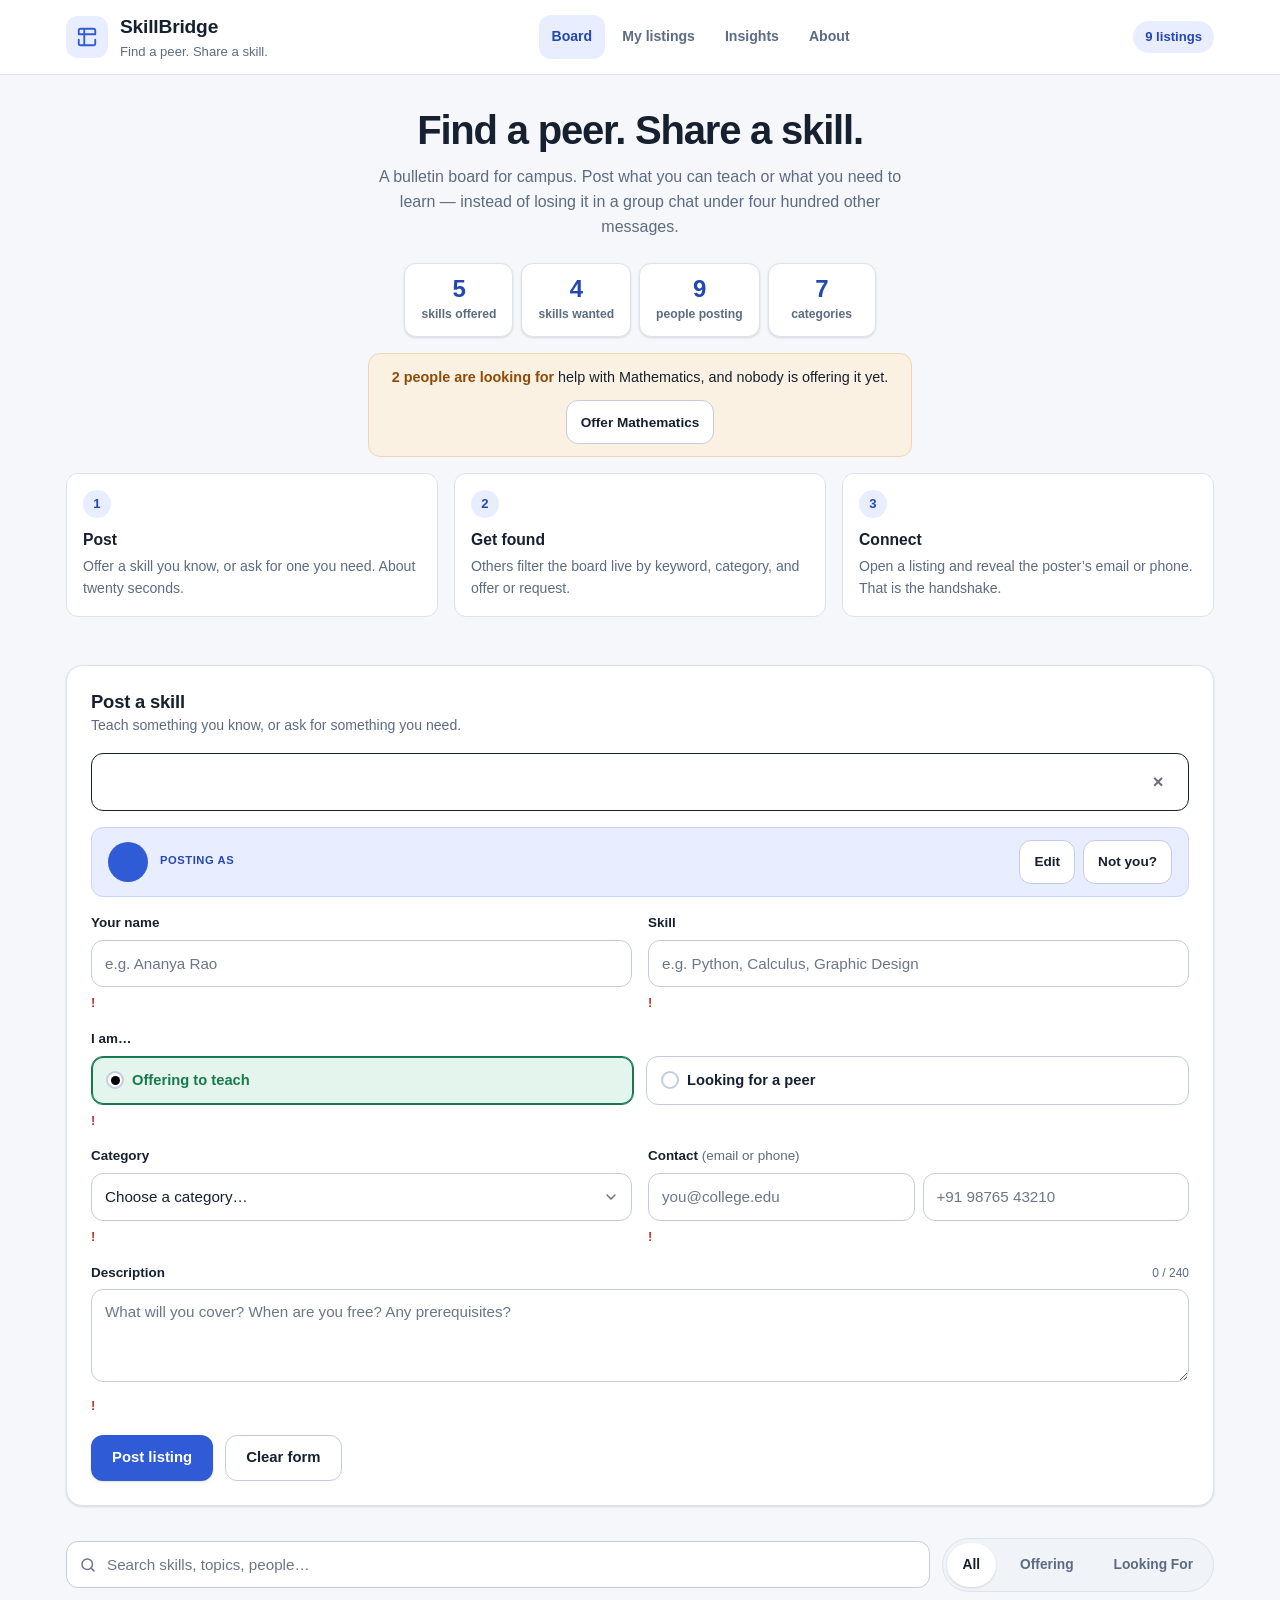
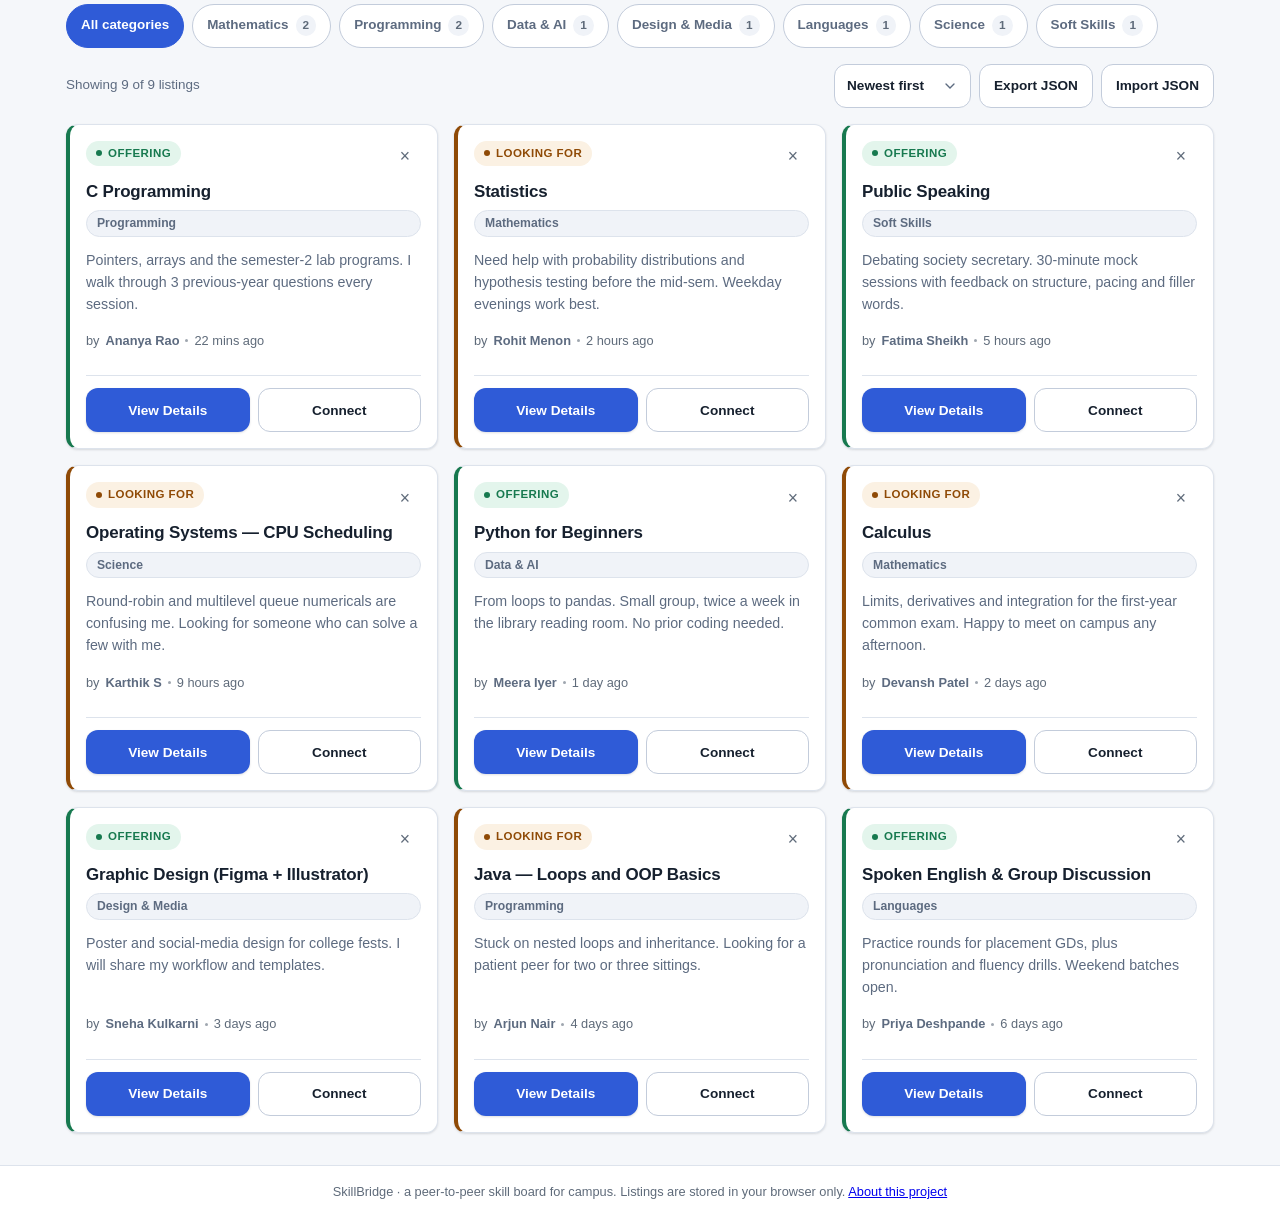
<file: index.html>
<!DOCTYPE html>
<html lang="en">
<head>
<meta charset="UTF-8" />
<meta name="viewport" content="width=device-width, initial-scale=1" />
<title>SkillBridge — Find a peer. Share a skill.</title>
<meta name="description" content="SkillBridge is a campus bulletin board for peer-to-peer skill exchange. Post what you can teach or what you want to learn." />
<link rel="stylesheet" href="style.css" />
</head>
<body>

<!-- ══════════════ HEADER (shared across every page) ══════════════ -->
<header class="site-header">
  <div class="wrap header-inner">
    <a class="brand" href="index.html">
      <span class="brand-mark" aria-hidden="true">
        <svg viewBox="0 0 24 24" width="22" height="22" fill="none" stroke="currentColor" stroke-width="2" stroke-linecap="round" stroke-linejoin="round">
          <path d="M9 3H5a2 2 0 0 0-2 2v4m6-6h10a2 2 0 0 1 2 2v4M9 3v18m0 0h10a2 2 0 0 0 2-2v-4M9 21H5a2 2 0 0 1-2-2v-4m0-6h18M3 9v0" />
        </svg>
      </span>
      <span class="brand-text">
        <strong>SkillBridge</strong>
        <em>Find a peer. Share a skill.</em>
      </span>
    </a>

    <nav class="site-nav" aria-label="Main">
      <a href="index.html">Board</a>
      <a href="me.html">My listings</a>
      <a href="insights.html">Insights</a>
      <a href="about.html">About</a>
    </nav>

    <p class="live-count" id="liveCount" aria-live="polite">0 listings</p>
  </div>
</header>

<main class="wrap">

  <!-- ══════════════ HERO + LIVE STATS ══════════════ -->
  <section class="hero">
    <h1>Find a peer. Share a skill.</h1>
    <p class="hero-sub">
      A bulletin board for campus. Post what you can teach or what you need to learn &mdash;
      instead of losing it in a group chat under four hundred other messages.
    </p>

    <ul class="stat-strip" id="statStrip"></ul>

    <p class="demand-hint" id="demandHint" role="status" hidden></p>
  </section>

  <!-- ══════════════ HOW IT WORKS ══════════════ -->
  <section class="how" aria-labelledby="howHeading">
    <h2 id="howHeading" class="sr-only">How SkillBridge works</h2>
    <ol class="how-steps">
      <li>
        <span class="how-num" aria-hidden="true">1</span>
        <strong>Post</strong>
        Offer a skill you know, or ask for one you need. About twenty seconds.
      </li>
      <li>
        <span class="how-num" aria-hidden="true">2</span>
        <strong>Get found</strong>
        Others filter the board live by keyword, category, and offer or request.
      </li>
      <li>
        <span class="how-num" aria-hidden="true">3</span>
        <strong>Connect</strong>
        Open a listing and reveal the poster&rsquo;s email or phone. That is the handshake.
      </li>
    </ol>
  </section>

  <!-- ══════════════ POST A SKILL ══════════════ -->
  <section class="panel form-panel" aria-labelledby="formHeading">
    <h2 id="formHeading" class="panel-title">Post a skill</h2>
    <p class="panel-sub">Teach something you know, or ask for something you need.</p>

    <div class="banner" id="banner" role="status" hidden>
      <span id="bannerText"></span>
      <button type="button" class="banner-close" id="bannerClose" aria-label="Dismiss message">&times;</button>
    </div>

    <!-- Saved identity. Not authentication — it only stops you retyping your details. -->
    <div class="profile-bar" id="profileBar" hidden>
      <span class="profile-avatar" id="profileAvatar" aria-hidden="true"></span>
      <span class="profile-text">
        <span class="profile-label">Posting as</span>
        <strong id="profileName"></strong>
        <span class="profile-contact" id="profileContact"></span>
      </span>
      <span class="profile-actions">
        <button type="button" class="btn btn-ghost btn-sm" id="editProfile">Edit</button>
        <button type="button" class="btn btn-ghost btn-sm" id="clearProfile">Not you?</button>
      </span>
    </div>

    <form id="skillForm" novalidate>

      <div class="grid-2">
        <!-- Name -->
        <div class="field" id="fieldName">
          <label for="fName">Your name</label>
          <input type="text" id="fName" name="name" maxlength="60" autocomplete="name"
                 placeholder="e.g. Ananya Rao" aria-describedby="err-fName" />
          <p class="error" id="err-fName" hidden></p>
        </div>

        <!-- Skill -->
        <div class="field">
          <label for="fSkill">Skill</label>
          <input type="text" id="fSkill" name="skill" maxlength="60"
                 placeholder="e.g. Python, Calculus, Graphic Design" aria-describedby="err-fSkill" />
          <p class="error" id="err-fSkill" hidden></p>
        </div>
      </div>

      <!-- Type -->
      <fieldset class="field type-field">
        <legend>I am&hellip;</legend>
        <div class="type-options">
          <label class="type-pill type-pill--offering">
            <input type="radio" name="type" value="offering" checked />
            <span>Offering to teach</span>
          </label>
          <label class="type-pill type-pill--lookingfor">
            <input type="radio" name="type" value="lookingfor" />
            <span>Looking for a peer</span>
          </label>
        </div>
        <p class="error" id="err-type" hidden></p>
      </fieldset>

      <div class="grid-2">
        <!-- Category -->
        <div class="field">
          <label for="fCategory">Category</label>
          <select id="fCategory" name="category" aria-describedby="err-fCategory">
            <option value="" selected disabled>Choose a category&hellip;</option>
            <option>Programming</option>
            <option>Web Development</option>
            <option>Data &amp; AI</option>
            <option>Mathematics</option>
            <option>Science</option>
            <option>Design &amp; Media</option>
            <option>Music &amp; Arts</option>
            <option>Languages</option>
            <option>Academics &amp; Exams</option>
            <option>Soft Skills</option>
            <option>Other</option>
          </select>
          <p class="error" id="err-fCategory" hidden></p>
        </div>

        <!-- Contact: exactly one of email / phone -->
        <div class="field" id="fieldContact">
          <label for="fEmail">Contact <span class="label-hint">(email or phone)</span></label>
          <div class="contact-row">
            <input type="email" id="fEmail" name="email" autocomplete="email"
                   placeholder="you@college.edu" aria-describedby="err-contact" />
            <input type="tel" id="fPhone" name="phone" autocomplete="tel"
                   placeholder="+91 98765 43210" aria-describedby="err-contact" />
          </div>
          <p class="error" id="err-contact" hidden></p>
        </div>
      </div>

      <!-- Description -->
      <div class="field">
        <div class="label-row">
          <label for="fDescription">Description</label>
          <span class="counter" id="descCounter">0 / 240</span>
        </div>
        <textarea id="fDescription" name="description" rows="3" maxlength="240"
                  placeholder="What will you cover? When are you free? Any prerequisites?"
                  aria-describedby="err-fDescription"></textarea>
        <p class="error" id="err-fDescription" hidden></p>
      </div>

      <div class="form-actions">
        <button type="submit" class="btn btn-primary">Post listing</button>
        <button type="button" class="btn btn-ghost" id="resetForm">Clear form</button>
      </div>
    </form>
  </section>

  <!-- ══════════════ TOOLBAR ══════════════ -->
  <section class="toolbar" aria-label="Search and filter listings">
    <div class="search-box">
      <svg class="search-icon" viewBox="0 0 24 24" width="18" height="18" fill="none"
           stroke="currentColor" stroke-width="2" stroke-linecap="round" aria-hidden="true">
        <circle cx="11" cy="11" r="7"></circle><path d="M20 20l-3.5-3.5"></path>
      </svg>
      <input type="search" id="searchInput" placeholder="Search skills, topics, people&hellip;"
             autocomplete="off" aria-label="Search listings" />
    </div>

    <div class="filter-group" role="group" aria-label="Filter by listing type">
      <button type="button" class="filter-btn is-active" data-filter="all" aria-pressed="true">All</button>
      <button type="button" class="filter-btn filter-btn--offering" data-filter="offering" aria-pressed="false">Offering</button>
      <button type="button" class="filter-btn filter-btn--lookingfor" data-filter="lookingfor" aria-pressed="false">Looking For</button>
    </div>

    <button type="button" class="mine-btn" id="mineBtn" aria-pressed="false" hidden>Mine</button>
  </section>

  <!-- Category chips — built by app.js from the categories actually present -->
  <div class="chip-row" id="chipRow" role="group" aria-label="Filter by category"></div>

  <!-- Results count + sort + data portability -->
  <div class="results-bar">
    <p class="results-meta" id="resultsMeta" aria-live="polite"></p>
    <div class="results-tools">
      <label class="sr-only" for="sortSelect">Sort listings</label>
      <select id="sortSelect" class="sort-select">
        <option value="newest" selected>Newest first</option>
        <option value="oldest">Oldest first</option>
        <option value="skill">Skill A&ndash;Z</option>
        <option value="category">Category A&ndash;Z</option>
      </select>
      <button type="button" class="btn btn-ghost btn-sm" id="exportBtn">Export JSON</button>
      <button type="button" class="btn btn-ghost btn-sm" id="importBtn">Import JSON</button>
      <input type="file" id="importFile" accept="application/json,.json" hidden />
    </div>
  </div>

  <!-- ══════════════ LISTINGS ══════════════ -->
  <section class="grid" id="grid" aria-label="Skill listings"></section>

  <!-- Empty state -->
  <div class="empty" id="emptyState" hidden>
    <svg viewBox="0 0 24 24" width="44" height="44" fill="none" stroke="currentColor"
         stroke-width="1.6" stroke-linecap="round" aria-hidden="true">
      <circle cx="11" cy="11" r="7"></circle><path d="M20 20l-3.5-3.5M8.5 11h5"></path>
    </svg>
    <p class="empty-title" id="emptyTitle">No listings yet</p>
    <p class="empty-sub" id="emptySub">Be the first to post a skill.</p>
    <button type="button" class="btn btn-ghost" id="clearFilters" hidden>Clear filters</button>
  </div>

</main>

<footer class="site-footer">
  <div class="wrap">
    <p>
      SkillBridge &middot; a peer-to-peer skill board for campus. Listings are stored in your browser only.
      <a href="about.html">About this project</a>
    </p>
  </div>
</footer>

<!-- ══════════════ DETAILS / CONNECT MODAL ══════════════ -->
<dialog id="detailModal" aria-labelledby="modalTitle" aria-modal="true">
  <div class="modal-card">
    <button type="button" class="modal-close" id="modalClose" aria-label="Close dialog">&times;</button>

    <div class="modal-head">
      <span class="badge" id="modalBadge"></span>
      <h2 id="modalTitle" class="modal-title"></h2>
      <span class="chip" id="modalCategory"></span>
    </div>

    <p class="modal-desc" id="modalDesc"></p>

    <dl class="modal-meta">
      <div><dt>Posted by</dt><dd id="modalName"></dd></div>
      <div><dt>Posted</dt><dd id="modalDate"></dd></div>
    </dl>

    <!-- Contact is gated: no mailto:/tel: link exists in the DOM until revealed,
         so the raw details are not sitting in the page source for scrapers. -->
    <div class="contact-block">
      <p class="contact-label">Get in touch</p>
      <p class="contact-note" id="contactNote">
        This poster&rsquo;s contact details are hidden until you reveal them.
      </p>
      <button type="button" class="btn btn-primary btn-sm" id="revealContact">Reveal contact</button>
      <div class="contact-lines" id="modalContact" hidden></div>
      <div class="contact-actions" id="contactActions" hidden>
        <button type="button" class="btn btn-ghost btn-sm" id="copyContact">Copy contact</button>
        <button type="button" class="btn btn-ghost btn-sm" id="hideContact">Hide</button>
        <span class="copy-note" id="copyNote" hidden>Copied &#10003;</span>
      </div>
    </div>

    <div class="modal-foot">
      <a class="btn btn-ghost btn-sm" id="modalPermalink" href="#">Open permalink</a>
      <button type="button" class="btn btn-primary btn-sm" id="modalDone">Done</button>
    </div>
  </div>
</dialog>

<script src="core.js"></script>
<script src="app.js"></script>
</body>
</html>
</file>
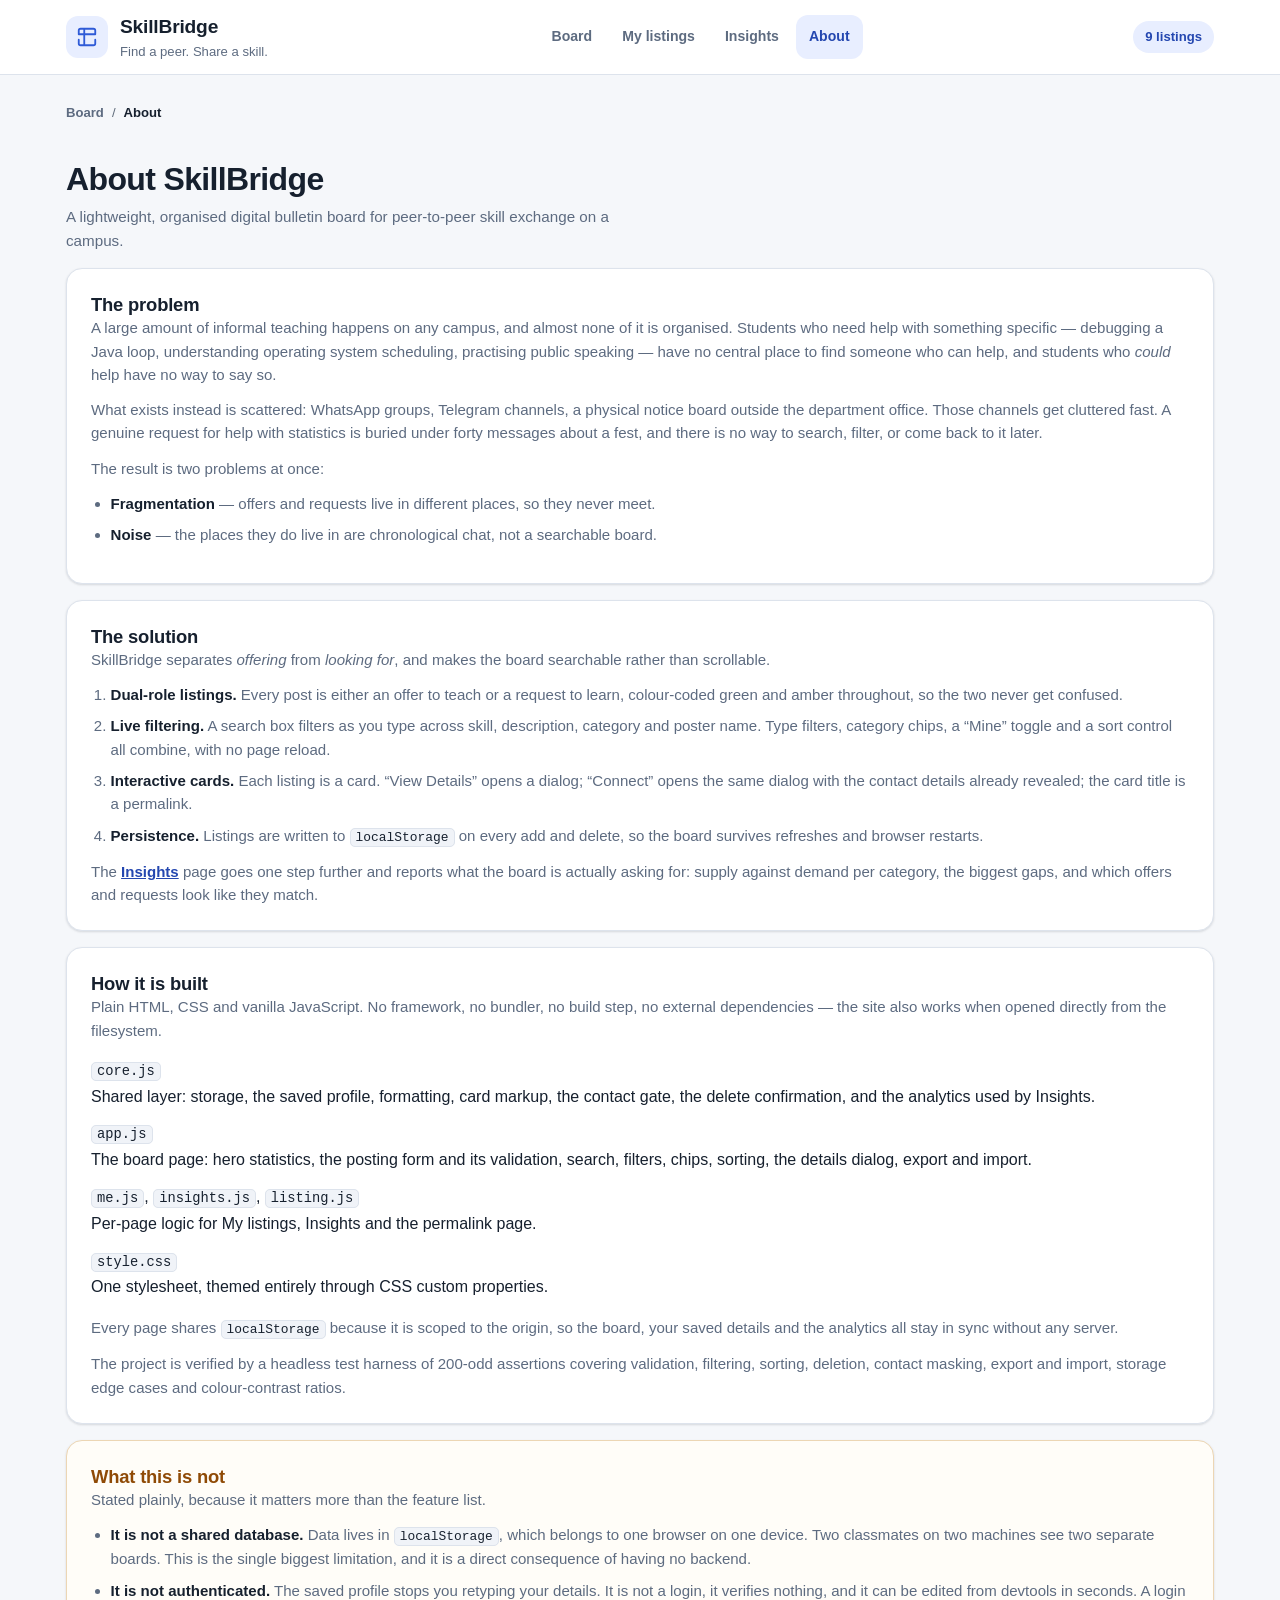
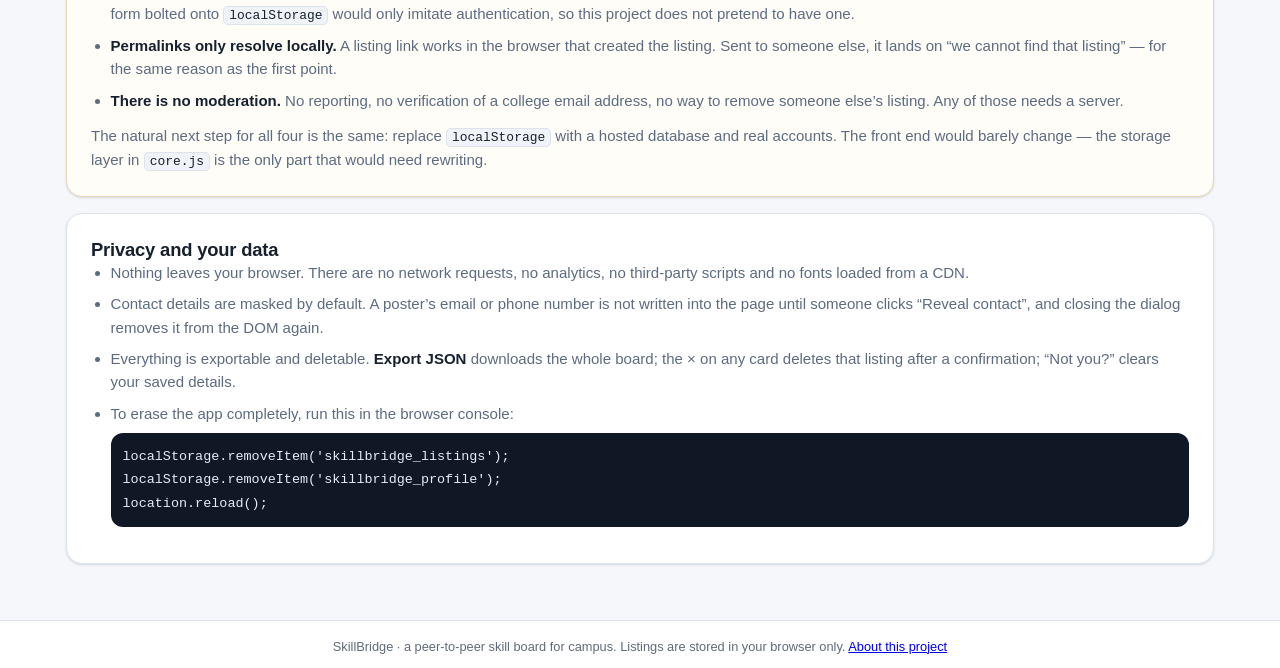
<file: about.html>
<!DOCTYPE html>
<html lang="en">
<head>
<meta charset="UTF-8" />
<meta name="viewport" content="width=device-width, initial-scale=1" />
<title>About — SkillBridge</title>
<meta name="description" content="What SkillBridge is, the problem it addresses, how it is built, and what it deliberately does not do." />
<link rel="stylesheet" href="style.css" />
</head>
<body>

<header class="site-header">
  <div class="wrap header-inner">
    <a class="brand" href="index.html">
      <span class="brand-mark" aria-hidden="true">
        <svg viewBox="0 0 24 24" width="22" height="22" fill="none" stroke="currentColor" stroke-width="2" stroke-linecap="round" stroke-linejoin="round">
          <path d="M9 3H5a2 2 0 0 0-2 2v4m6-6h10a2 2 0 0 1 2 2v4M9 3v18m0 0h10a2 2 0 0 0 2-2v-4M9 21H5a2 2 0 0 1-2-2v-4m0-6h18M3 9v0" />
        </svg>
      </span>
      <span class="brand-text">
        <strong>SkillBridge</strong>
        <em>Find a peer. Share a skill.</em>
      </span>
    </a>

    <nav class="site-nav" aria-label="Main">
      <a href="index.html">Board</a>
      <a href="me.html">My listings</a>
      <a href="insights.html">Insights</a>
      <a href="about.html">About</a>
    </nav>

    <p class="live-count" id="liveCount" aria-live="polite">0 listings</p>
  </div>
</header>

<main class="wrap">

  <nav class="breadcrumb" aria-label="Breadcrumb">
    <a href="index.html">Board</a>
    <span aria-hidden="true">/</span>
    <span aria-current="page">About</span>
  </nav>

  <section class="page-head">
    <h1>About SkillBridge</h1>
    <p class="page-sub">
      A lightweight, organised digital bulletin board for peer-to-peer skill exchange on a campus.
    </p>
  </section>

  <div class="prose">

    <section class="panel" aria-labelledby="problemHeading">
      <h2 id="problemHeading" class="panel-title">The problem</h2>
      <p>
        A large amount of informal teaching happens on any campus, and almost none of it is organised.
        Students who need help with something specific &mdash; debugging a Java loop, understanding
        operating system scheduling, practising public speaking &mdash; have no central place to find
        someone who can help, and students who <em>could</em> help have no way to say so.
      </p>
      <p>
        What exists instead is scattered: WhatsApp groups, Telegram channels, a physical notice board
        outside the department office. Those channels get cluttered fast. A genuine request for help
        with statistics is buried under forty messages about a fest, and there is no way to search,
        filter, or come back to it later.
      </p>
      <p>The result is two problems at once:</p>
      <ul>
        <li><strong>Fragmentation</strong> &mdash; offers and requests live in different places, so they never meet.</li>
        <li><strong>Noise</strong> &mdash; the places they do live in are chronological chat, not a searchable board.</li>
      </ul>
    </section>

    <section class="panel" aria-labelledby="solutionHeading">
      <h2 id="solutionHeading" class="panel-title">The solution</h2>
      <p>
        SkillBridge separates <em>offering</em> from <em>looking for</em>, and makes the board
        searchable rather than scrollable.
      </p>
      <ol>
        <li>
          <strong>Dual-role listings.</strong> Every post is either an offer to teach or a request to
          learn, colour-coded green and amber throughout, so the two never get confused.
        </li>
        <li>
          <strong>Live filtering.</strong> A search box filters as you type across skill, description,
          category and poster name. Type filters, category chips, a &ldquo;Mine&rdquo; toggle and a
          sort control all combine, with no page reload.
        </li>
        <li>
          <strong>Interactive cards.</strong> Each listing is a card. &ldquo;View Details&rdquo; opens a
          dialog; &ldquo;Connect&rdquo; opens the same dialog with the contact details already
          revealed; the card title is a permalink.
        </li>
        <li>
          <strong>Persistence.</strong> Listings are written to <code>localStorage</code> on every add
          and delete, so the board survives refreshes and browser restarts.
        </li>
      </ol>
      <p>
        The <a href="insights.html">Insights</a> page goes one step further and reports what the board
        is actually asking for: supply against demand per category, the biggest gaps, and which offers
        and requests look like they match.
      </p>
    </section>

    <section class="panel" aria-labelledby="buildHeading">
      <h2 id="buildHeading" class="panel-title">How it is built</h2>
      <p>
        Plain HTML, CSS and vanilla JavaScript. No framework, no bundler, no build step, no external
        dependencies &mdash; the site also works when opened directly from the filesystem.
      </p>
      <dl class="about-files">
        <dt><code>core.js</code></dt>
        <dd>Shared layer: storage, the saved profile, formatting, card markup, the contact gate, the delete confirmation, and the analytics used by Insights.</dd>
        <dt><code>app.js</code></dt>
        <dd>The board page: hero statistics, the posting form and its validation, search, filters, chips, sorting, the details dialog, export and import.</dd>
        <dt><code>me.js</code>, <code>insights.js</code>, <code>listing.js</code></dt>
        <dd>Per-page logic for My listings, Insights and the permalink page.</dd>
        <dt><code>style.css</code></dt>
        <dd>One stylesheet, themed entirely through CSS custom properties.</dd>
      </dl>
      <p>
        Every page shares <code>localStorage</code> because it is scoped to the origin, so the board,
        your saved details and the analytics all stay in sync without any server.
      </p>
      <p>
        The project is verified by a headless test harness of 200-odd assertions covering validation,
        filtering, sorting, deletion, contact masking, export and import, storage edge cases and
        colour-contrast ratios.
      </p>
    </section>

    <section class="panel panel--warn" aria-labelledby="limitsHeading">
      <h2 id="limitsHeading" class="panel-title">What this is not</h2>
      <p>Stated plainly, because it matters more than the feature list.</p>
      <ul>
        <li>
          <strong>It is not a shared database.</strong> Data lives in <code>localStorage</code>, which
          belongs to one browser on one device. Two classmates on two machines see two separate
          boards. This is the single biggest limitation, and it is a direct consequence of having no
          backend.
        </li>
        <li>
          <strong>It is not authenticated.</strong> The saved profile stops you retyping your details.
          It is not a login, it verifies nothing, and it can be edited from devtools in seconds. A
          login form bolted onto <code>localStorage</code> would only imitate authentication, so this
          project does not pretend to have one.
        </li>
        <li>
          <strong>Permalinks only resolve locally.</strong> A listing link works in the browser that
          created the listing. Sent to someone else, it lands on &ldquo;we cannot find that
          listing&rdquo; &mdash; for the same reason as the first point.
        </li>
        <li>
          <strong>There is no moderation.</strong> No reporting, no verification of a college email
          address, no way to remove someone else&rsquo;s listing. Any of those needs a server.
        </li>
      </ul>
      <p>
        The natural next step for all four is the same: replace <code>localStorage</code> with a
        hosted database and real accounts. The front end would barely change &mdash; the storage layer
        in <code>core.js</code> is the only part that would need rewriting.
      </p>
    </section>

    <section class="panel" aria-labelledby="privacyHeading">
      <h2 id="privacyHeading" class="panel-title">Privacy and your data</h2>
      <ul>
        <li>Nothing leaves your browser. There are no network requests, no analytics, no third-party scripts and no fonts loaded from a CDN.</li>
        <li>Contact details are masked by default. A poster&rsquo;s email or phone number is not written into the page until someone clicks &ldquo;Reveal contact&rdquo;, and closing the dialog removes it from the DOM again.</li>
        <li>Everything is exportable and deletable. <strong>Export JSON</strong> downloads the whole board; the &times; on any card deletes that listing after a confirmation; &ldquo;Not you?&rdquo; clears your saved details.</li>
        <li>
          To erase the app completely, run this in the browser console:
          <pre><code>localStorage.removeItem('skillbridge_listings');
localStorage.removeItem('skillbridge_profile');
location.reload();</code></pre>
        </li>
      </ul>
    </section>

  </div>
</main>

<footer class="site-footer">
  <div class="wrap">
    <p>
      SkillBridge &middot; a peer-to-peer skill board for campus. Listings are stored in your browser only.
      <a href="about.html">About this project</a>
    </p>
  </div>
</footer>

<script src="core.js"></script>
<script src="page.js"></script>
</body>
</html>
</file>
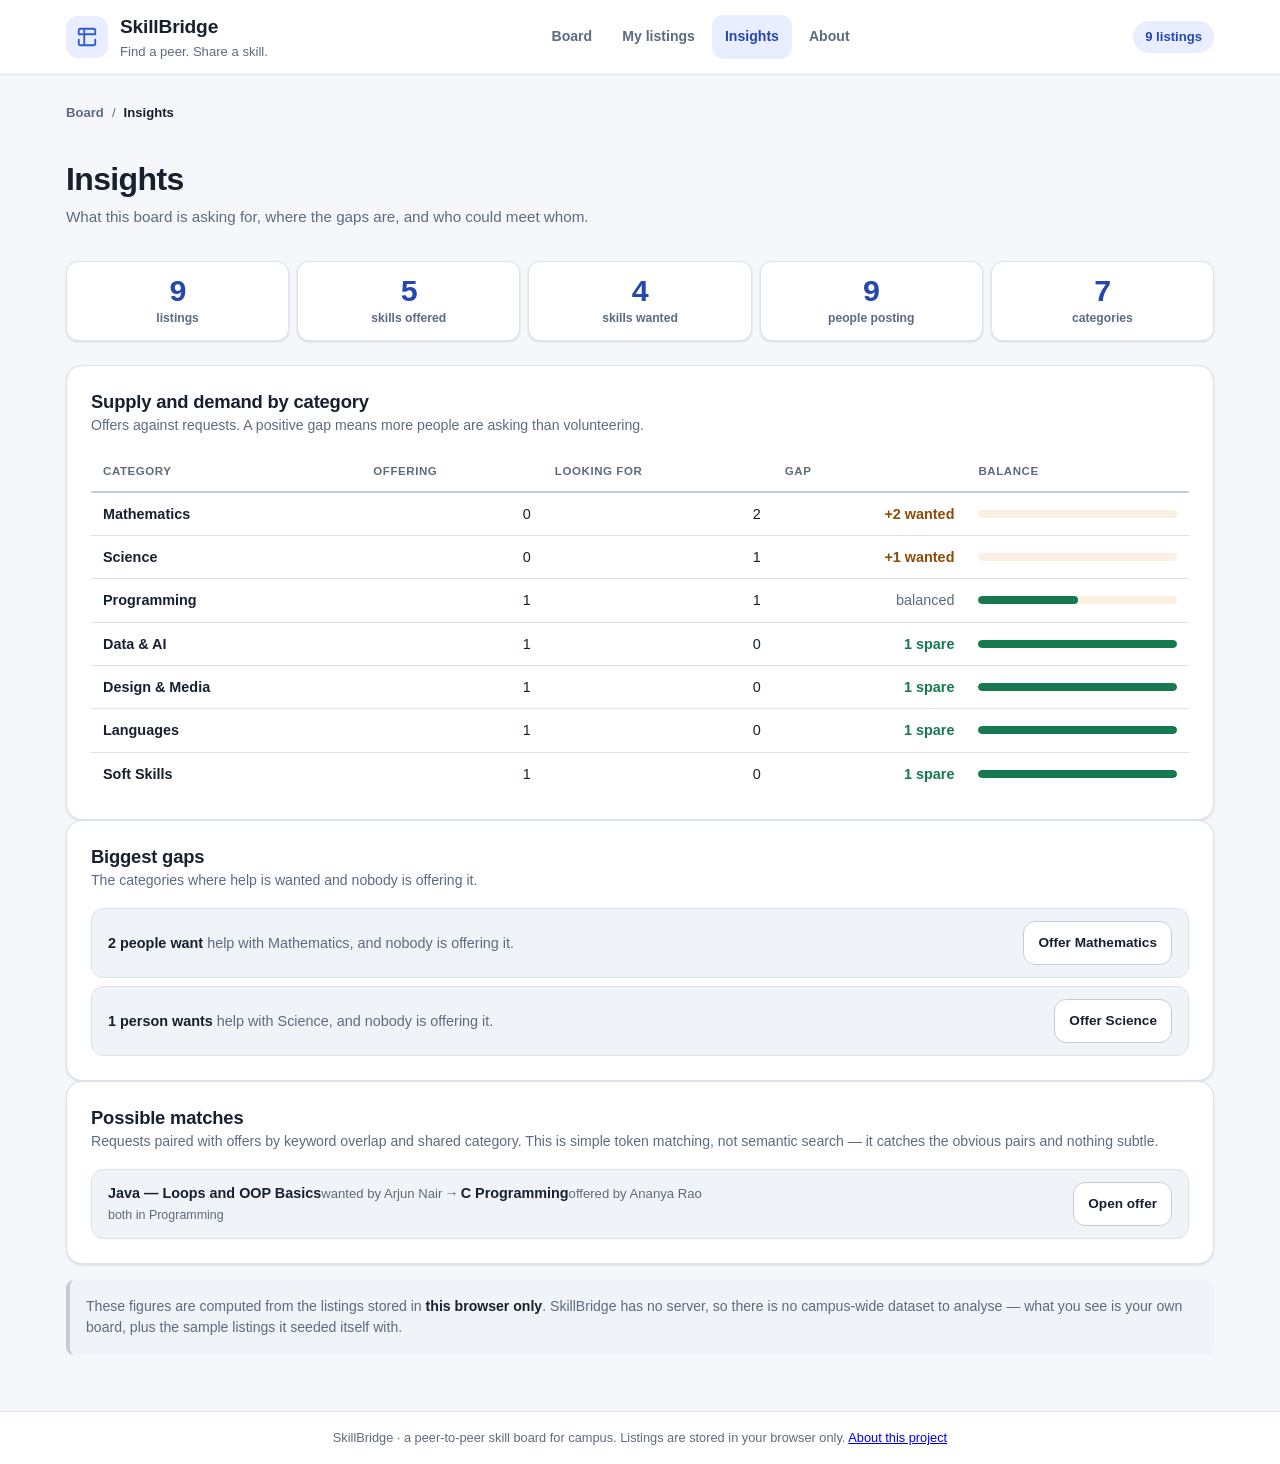
<file: insights.html>
<!DOCTYPE html>
<html lang="en">
<head>
<meta charset="UTF-8" />
<meta name="viewport" content="width=device-width, initial-scale=1" />
<title>Insights — SkillBridge</title>
<meta name="description" content="Supply and demand across the SkillBridge board: category gaps and possible peer matches." />
<link rel="stylesheet" href="style.css" />
</head>
<body>

<header class="site-header">
  <div class="wrap header-inner">
    <a class="brand" href="index.html">
      <span class="brand-mark" aria-hidden="true">
        <svg viewBox="0 0 24 24" width="22" height="22" fill="none" stroke="currentColor" stroke-width="2" stroke-linecap="round" stroke-linejoin="round">
          <path d="M9 3H5a2 2 0 0 0-2 2v4m6-6h10a2 2 0 0 1 2 2v4M9 3v18m0 0h10a2 2 0 0 0 2-2v-4M9 21H5a2 2 0 0 1-2-2v-4m0-6h18M3 9v0" />
        </svg>
      </span>
      <span class="brand-text">
        <strong>SkillBridge</strong>
        <em>Find a peer. Share a skill.</em>
      </span>
    </a>

    <nav class="site-nav" aria-label="Main">
      <a href="index.html">Board</a>
      <a href="me.html">My listings</a>
      <a href="insights.html">Insights</a>
      <a href="about.html">About</a>
    </nav>

    <p class="live-count" id="liveCount" aria-live="polite">0 listings</p>
  </div>
</header>

<main class="wrap">

  <nav class="breadcrumb" aria-label="Breadcrumb">
    <a href="index.html">Board</a>
    <span aria-hidden="true">/</span>
    <span aria-current="page">Insights</span>
  </nav>

  <section class="page-head">
    <h1>Insights</h1>
    <p class="page-sub">What this board is asking for, where the gaps are, and who could meet whom.</p>
  </section>

  <ul class="stat-strip stat-strip--lg" id="statStrip"></ul>

  <section class="panel" aria-labelledby="catHeading">
    <h2 id="catHeading" class="panel-title">Supply and demand by category</h2>
    <p class="panel-sub">
      Offers against requests. A positive gap means more people are asking than volunteering.
    </p>
    <div class="table-scroll">
      <table class="data-table" id="catTable">
        <caption class="sr-only">Offerings and requests per category</caption>
        <thead>
          <tr><th scope="col">Category</th><th scope="col">Offering</th><th scope="col">Looking for</th><th scope="col">Gap</th><th scope="col">Balance</th></tr>
        </thead>
        <tbody></tbody>
      </table>
    </div>
    <p class="table-empty" id="catEmpty" hidden>No listings to analyse yet.</p>
  </section>

  <section class="panel" aria-labelledby="gapHeading">
    <h2 id="gapHeading" class="panel-title">Biggest gaps</h2>
    <p class="panel-sub">The categories where help is wanted and nobody is offering it.</p>
    <ul class="insight-list" id="gapList"></ul>
    <p class="table-empty" id="gapEmpty" hidden>Nothing is short of supply right now.</p>
  </section>

  <section class="panel" aria-labelledby="matchHeading">
    <h2 id="matchHeading" class="panel-title">Possible matches</h2>
    <p class="panel-sub">
      Requests paired with offers by keyword overlap and shared category. This is simple token matching,
      not semantic search &mdash; it catches the obvious pairs and nothing subtle.
    </p>
    <ul class="insight-list" id="matchList"></ul>
    <p class="table-empty" id="matchMore" hidden></p>
    <p class="table-empty" id="matchEmpty" hidden>Nothing to pair yet &mdash; post an offer or a request and matches appear here.</p>
  </section>

  <p class="honest-note">
    These figures are computed from the listings stored in <strong>this browser only</strong>.
    SkillBridge has no server, so there is no campus-wide dataset to analyse &mdash; what you see is
    your own board, plus the sample listings it seeded itself with.
  </p>
</main>

<footer class="site-footer">
  <div class="wrap">
    <p>
      SkillBridge &middot; a peer-to-peer skill board for campus. Listings are stored in your browser only.
      <a href="about.html">About this project</a>
    </p>
  </div>
</footer>

<script src="core.js"></script>
<script src="insights.js"></script>
</body>
</html>
</file>
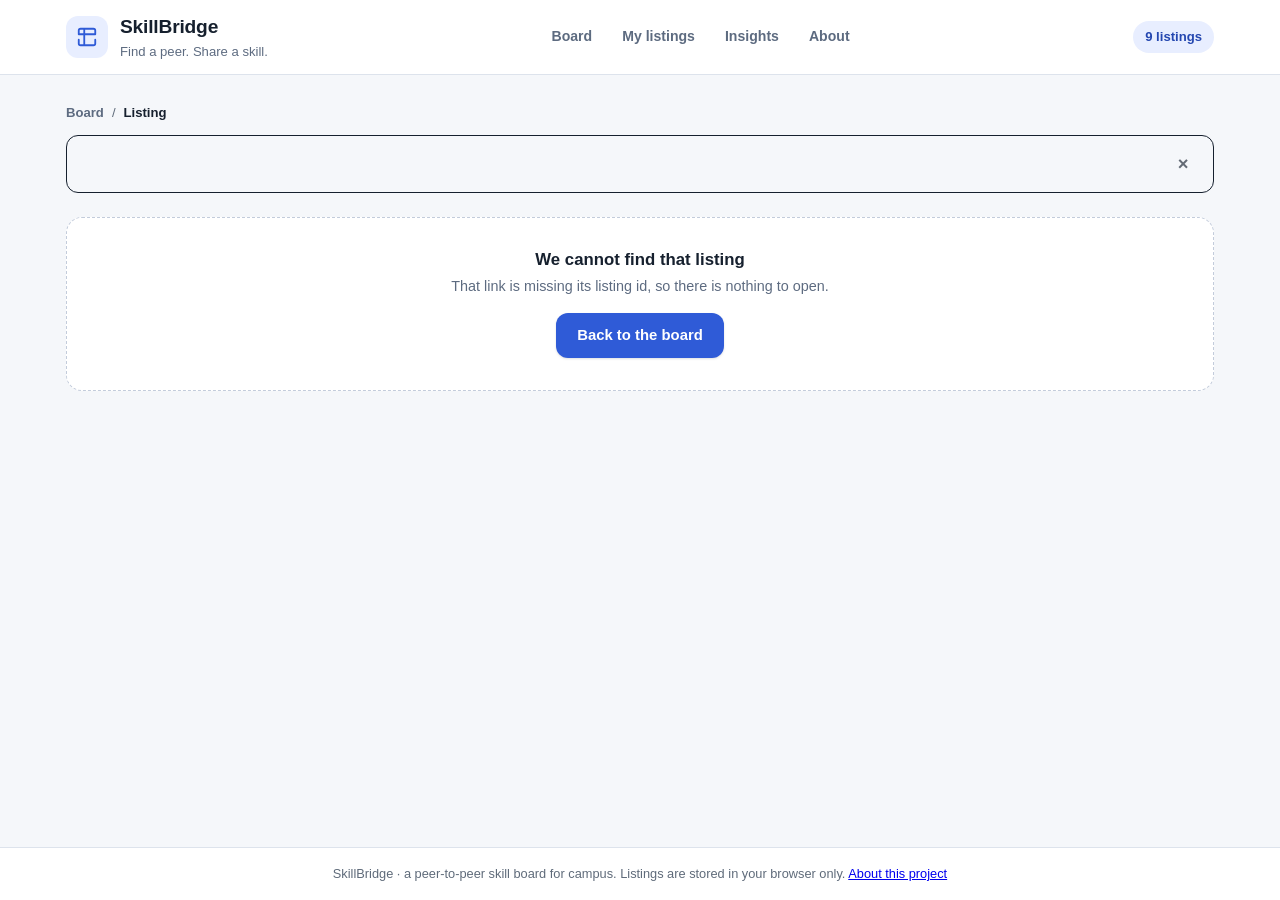
<file: listing.html>
<!DOCTYPE html>
<html lang="en">
<head>
<meta charset="UTF-8" />
<meta name="viewport" content="width=device-width, initial-scale=1" />
<title>Listing — SkillBridge</title>
<meta name="description" content="A single SkillBridge listing: full description, poster, and contact details." />
<link rel="stylesheet" href="style.css" />
</head>
<body>

<header class="site-header">
  <div class="wrap header-inner">
    <a class="brand" href="index.html">
      <span class="brand-mark" aria-hidden="true">
        <svg viewBox="0 0 24 24" width="22" height="22" fill="none" stroke="currentColor" stroke-width="2" stroke-linecap="round" stroke-linejoin="round">
          <path d="M9 3H5a2 2 0 0 0-2 2v4m6-6h10a2 2 0 0 1 2 2v4M9 3v18m0 0h10a2 2 0 0 0 2-2v-4M9 21H5a2 2 0 0 1-2-2v-4m0-6h18M3 9v0" />
        </svg>
      </span>
      <span class="brand-text">
        <strong>SkillBridge</strong>
        <em>Find a peer. Share a skill.</em>
      </span>
    </a>

    <nav class="site-nav" aria-label="Main">
      <a href="index.html">Board</a>
      <a href="me.html">My listings</a>
      <a href="insights.html">Insights</a>
      <a href="about.html">About</a>
    </nav>

    <p class="live-count" id="liveCount" aria-live="polite">0 listings</p>
  </div>
</header>

<main class="wrap">

  <nav class="breadcrumb" aria-label="Breadcrumb">
    <a href="index.html">Board</a>
    <span aria-hidden="true">/</span>
    <span aria-current="page">Listing</span>
  </nav>

  <div class="banner" id="banner" role="status" hidden>
    <span id="bannerText"></span>
    <button type="button" class="banner-close" id="bannerClose" aria-label="Dismiss message">&times;</button>
  </div>

  <article class="panel detail" id="detail" hidden>
    <div class="detail-head">
      <span class="badge" id="dBadge"></span>
      <h1 id="dTitle" class="detail-title"></h1>
      <span class="chip" id="dCategory"></span>
    </div>

    <p class="detail-desc" id="dDesc"></p>

    <dl class="modal-meta">
      <div><dt>Posted by</dt><dd id="dName"></dd></div>
      <div><dt>Posted</dt><dd id="dDate"></dd></div>
      <div><dt>Listing ID</dt><dd id="dId" class="detail-id"></dd></div>
    </dl>

    <div class="contact-block">
      <p class="contact-label">Get in touch</p>
      <p class="contact-note" id="contactNote">
        This poster&rsquo;s contact details are hidden until you reveal them.
      </p>
      <button type="button" class="btn btn-primary btn-sm" id="revealContact">Reveal contact</button>
      <div class="contact-lines" id="detailContact" hidden></div>
      <div class="contact-actions" id="contactActions" hidden>
        <button type="button" class="btn btn-ghost btn-sm" id="copyContact">Copy contact</button>
        <button type="button" class="btn btn-ghost btn-sm" id="hideContact">Hide</button>
        <span class="copy-note" id="copyNote" hidden>Copied &#10003;</span>
      </div>
    </div>

    <div class="detail-actions">
      <button type="button" class="btn btn-ghost btn-sm" id="copyLink">Copy link to this listing</button>
      <span class="copy-note" id="linkNote" hidden>Copied &#10003;</span>
      <button type="button" class="btn btn-ghost btn-sm btn-danger" id="deleteMine" hidden>Delete my listing</button>
      <button type="button" class="btn btn-ghost btn-sm" id="cancelDelete" hidden>Cancel</button>
      <a class="btn btn-primary btn-sm" href="index.html">Back to the board</a>
    </div>
  </article>

  <div class="empty" id="notFound" hidden>
    <h2 class="empty-title">We cannot find that listing</h2>
    <p class="empty-sub" id="notFoundWhy"></p>
    <a class="btn btn-primary" href="index.html">Back to the board</a>
  </div>
</main>

<footer class="site-footer">
  <div class="wrap">
    <p>
      SkillBridge &middot; a peer-to-peer skill board for campus. Listings are stored in your browser only.
      <a href="about.html">About this project</a>
    </p>
  </div>
</footer>

<script src="core.js"></script>
<script src="listing.js"></script>
</body>
</html>
</file>
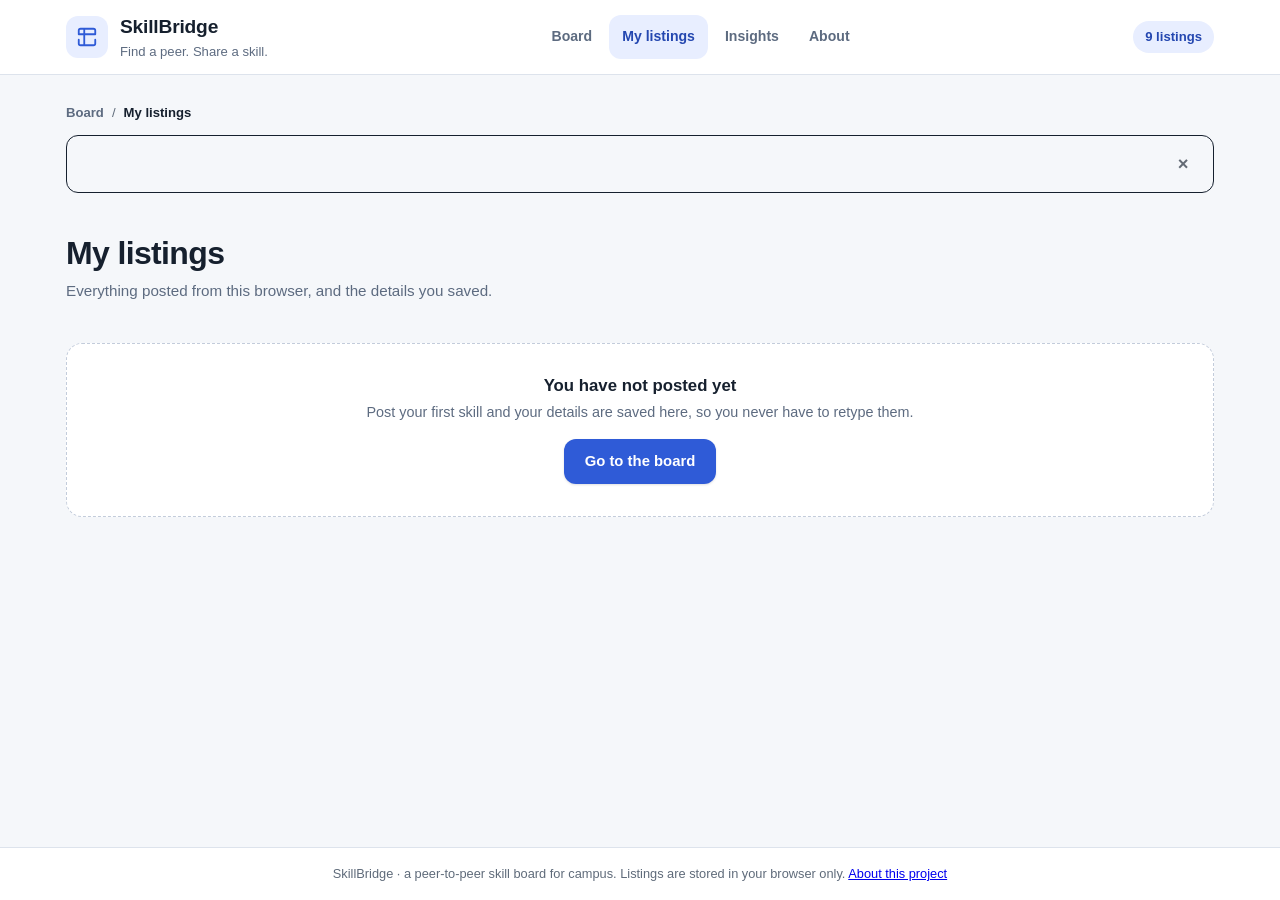
<file: me.html>
<!DOCTYPE html>
<html lang="en">
<head>
<meta charset="UTF-8" />
<meta name="viewport" content="width=device-width, initial-scale=1" />
<title>My listings — SkillBridge</title>
<meta name="description" content="Every SkillBridge listing posted from this browser, plus your saved details." />
<link rel="stylesheet" href="style.css" />
</head>
<body>

<header class="site-header">
  <div class="wrap header-inner">
    <a class="brand" href="index.html">
      <span class="brand-mark" aria-hidden="true">
        <svg viewBox="0 0 24 24" width="22" height="22" fill="none" stroke="currentColor" stroke-width="2" stroke-linecap="round" stroke-linejoin="round">
          <path d="M9 3H5a2 2 0 0 0-2 2v4m6-6h10a2 2 0 0 1 2 2v4M9 3v18m0 0h10a2 2 0 0 0 2-2v-4M9 21H5a2 2 0 0 1-2-2v-4m0-6h18M3 9v0" />
        </svg>
      </span>
      <span class="brand-text">
        <strong>SkillBridge</strong>
        <em>Find a peer. Share a skill.</em>
      </span>
    </a>

    <nav class="site-nav" aria-label="Main">
      <a href="index.html">Board</a>
      <a href="me.html">My listings</a>
      <a href="insights.html">Insights</a>
      <a href="about.html">About</a>
    </nav>

    <p class="live-count" id="liveCount" aria-live="polite">0 listings</p>
  </div>
</header>

<main class="wrap">

  <nav class="breadcrumb" aria-label="Breadcrumb">
    <a href="index.html">Board</a>
    <span aria-hidden="true">/</span>
    <span aria-current="page">My listings</span>
  </nav>

  <div class="banner" id="banner" role="status" hidden>
    <span id="bannerText"></span>
    <button type="button" class="banner-close" id="bannerClose" aria-label="Dismiss message">&times;</button>
  </div>

  <section class="page-head">
    <h1>My listings</h1>
    <p class="page-sub">Everything posted from this browser, and the details you saved.</p>
  </section>

  <!-- Shown until a profile exists -->
  <div class="empty" id="noProfile">
    <h2 class="empty-title">You have not posted yet</h2>
    <p class="empty-sub">
      Post your first skill and your details are saved here, so you never have to retype them.
    </p>
    <a class="btn btn-primary" href="index.html">Go to the board</a>
  </div>

  <div id="profileSection" hidden>
    <section class="panel me-profile" aria-labelledby="meName">
      <span class="profile-avatar profile-avatar--lg" id="meAvatar" aria-hidden="true"></span>
      <div class="me-profile-text">
        <h2 id="meName" class="me-name"></h2>
        <p class="me-contact" id="meContact"></p>
        <p class="me-meta" id="meMeta"></p>
      </div>
      <div class="me-profile-actions">
        <a class="btn btn-ghost btn-sm" href="index.html?edit=profile">Edit details</a>
        <button type="button" class="btn btn-ghost btn-sm" id="clearProfile">Not you?</button>
      </div>
    </section>

    <div class="results-bar">
      <p class="results-meta" id="meCount" aria-live="polite"></p>
      <div class="results-tools">
        <div class="filter-group filter-group--sm" role="group" aria-label="Filter my listings">
          <button type="button" class="filter-btn is-active" data-mine="all" aria-pressed="true">All</button>
          <button type="button" class="filter-btn" data-mine="offering" aria-pressed="false">Offering</button>
          <button type="button" class="filter-btn" data-mine="lookingfor" aria-pressed="false">Looking For</button>
        </div>
        <button type="button" class="btn btn-ghost btn-sm" id="exportMine">Export my listings</button>
      </div>
    </div>

    <section class="grid" id="myGrid" aria-label="My listings"></section>

    <div class="empty" id="noneMine" hidden>
      <h2 class="empty-title">Nothing here yet</h2>
      <p class="empty-sub" id="noneMineWhy">
        Your details are saved, but you have not posted a listing with them.
      </p>
      <a class="btn btn-primary" href="index.html">Post a skill</a>
    </div>
  </div>
</main>

<footer class="site-footer">
  <div class="wrap">
    <p>
      SkillBridge &middot; a peer-to-peer skill board for campus. Listings are stored in your browser only.
      <a href="about.html">About this project</a>
    </p>
  </div>
</footer>

<script src="core.js"></script>
<script src="me.js"></script>
</body>
</html>
</file>
<file: style.css>
/* ═══════════════════════════════════════════════════════════
   SkillBridge — style.css
   Vanilla CSS, no frameworks. Custom properties drive the theme.
   ═══════════════════════════════════════════════════════════ */

/* ---------- 1. Tokens ---------- */
:root {
  /* Colour */
  --bg:            #f5f7fa;
  --surface:       #ffffff;
  --surface-alt:   #f0f3f8;
  --border:        #dde3ec;
  --border-strong: #c3ccdb;
  --text:          #16202e;
  --text-muted:    #5d6b80;
  --text-faint:    #5f6b7a;   /* ≥4.5:1 on every surface it is used on */

  --primary:       #2f5bd7;
  --primary-dark:  #2447b0;
  --primary-soft:  #e8eeff;

  --offering:      #17794f;   /* green  */
  --offering-soft: #e3f5ec;
  --lookingfor:    #8f4a06;   /* amber  */
  --lookingfor-soft:#fbf1e3;

  --danger:        #c0362c;
  --danger-soft:   #fdecea;

  /* Shape & space */
  --r-sm: 8px;
  --r-md: 12px;
  --r-lg: 16px;
  --sp-1: 4px;
  --sp-2: 8px;
  --sp-3: 12px;
  --sp-4: 16px;
  --sp-5: 24px;
  --sp-6: 32px;

  --shadow-sm: 0 1px 2px rgba(16, 24, 40, .06), 0 1px 3px rgba(16, 24, 40, .08);
  --shadow-md: 0 4px 10px rgba(16, 24, 40, .07), 0 2px 4px rgba(16, 24, 40, .05);
  --shadow-lg: 0 18px 44px rgba(16, 24, 40, .22);

  --font: -apple-system, BlinkMacSystemFont, "Segoe UI", Roboto, "Helvetica Neue",
          Arial, "Noto Sans", sans-serif;
  --maxw: 1180px;
}

/* ---------- 2. Base ---------- */
*, *::before, *::after { box-sizing: border-box; }

html { -webkit-text-size-adjust: 100%; }

body {
  margin: 0;
  font-family: var(--font);
  font-size: 16px;
  line-height: 1.55;
  color: var(--text);
  background: var(--bg);
  min-height: 100vh;
  display: flex;
  flex-direction: column;
}

.wrap {
  width: 100%;
  max-width: var(--maxw);
  margin-inline: auto;
  padding-inline: var(--sp-4);
}

main.wrap { flex: 1 0 auto; padding-bottom: var(--sp-6); }

h1, h2, h3 { margin: 0; line-height: 1.25; }

button { font: inherit; color: inherit; }

:focus-visible {
  outline: 3px solid var(--primary);
  outline-offset: 2px;
  border-radius: var(--r-sm);
}

/* ---------- 3. Header ---------- */
.site-header {
  background: var(--surface);
  border-bottom: 1px solid var(--border);
  position: sticky;
  top: 0;
  z-index: 20;
}

.header-inner {
  display: flex;
  align-items: center;
  justify-content: space-between;
  gap: var(--sp-4);
  padding-block: var(--sp-3);
}

.brand { display: flex; align-items: center; gap: var(--sp-3); min-width: 0; }

.brand-mark {
  display: grid;
  place-items: center;
  width: 42px; height: 42px;
  flex: 0 0 auto;
  border-radius: var(--r-md);
  background: var(--primary-soft);
  color: var(--primary);
}

.brand-text { display: flex; flex-direction: column; min-width: 0; }
.brand-text strong { font-size: 1.2rem; letter-spacing: -.01em; }
.brand-text em {
  font-style: normal;
  font-size: .82rem;
  color: var(--text-muted);
  white-space: nowrap;
  overflow: hidden;
  text-overflow: ellipsis;
}

.live-count {
  margin: 0;
  flex: 0 0 auto;
  font-size: .82rem;
  font-weight: 600;
  color: var(--primary-dark);
  background: var(--primary-soft);
  padding: 6px 12px;
  border-radius: 999px;
  white-space: nowrap;
}

/* ---------- 4. Panels & form ---------- */
.panel {
  background: var(--surface);
  border: 1px solid var(--border);
  border-radius: var(--r-lg);
  box-shadow: var(--shadow-sm);
  padding: var(--sp-5);
}

.form-panel { margin-top: var(--sp-5); }

.panel-title { font-size: 1.15rem; letter-spacing: -.01em; }
.panel-sub {
  margin: 2px 0 var(--sp-4);
  font-size: .88rem;
  color: var(--text-muted);
}

form { display: block; }

.grid-2 {
  display: grid;
  grid-template-columns: 1fr 1fr;
  gap: var(--sp-4);
}

.field { margin-bottom: var(--sp-4); min-width: 0; }

.label-row {
  display: flex;
  align-items: baseline;
  justify-content: space-between;
  gap: var(--sp-2);
}

label, legend {
  display: block;
  font-size: .84rem;
  font-weight: 600;
  margin-bottom: 6px;
  color: var(--text);
}

.label-hint { font-weight: 400; color: var(--text-faint); }

.counter {
  font-size: .75rem;
  color: var(--text-faint);
  font-variant-numeric: tabular-nums;
}
.counter.is-full { color: var(--danger); font-weight: 600; }

input[type="text"],
input[type="email"],
input[type="tel"],
input[type="search"],
select,
textarea {
  width: 100%;
  font: inherit;
  font-size: .95rem;
  color: var(--text);
  background: var(--surface);
  border: 1px solid var(--border-strong);
  border-radius: var(--r-md);
  padding: 11px 13px;
  transition: border-color .15s ease, box-shadow .15s ease, background .15s ease;
}

textarea { resize: vertical; min-height: 82px; line-height: 1.5; }

select {
  appearance: none;
  background-image: url("data:image/svg+xml;charset=utf-8,%3Csvg xmlns='http://www.w3.org/2000/svg' viewBox='0 0 24 24' fill='none' stroke='%235d6b80' stroke-width='2' stroke-linecap='round'%3E%3Cpath d='M6 9l6 6 6-6'/%3E%3C/svg%3E");
  background-repeat: no-repeat;
  background-position: right 12px center;
  background-size: 16px;
  padding-right: 38px;
}

input::placeholder, textarea::placeholder { color: #6b7688; }

input:hover, select:hover, textarea:hover { border-color: #a9b5c8; }

input:focus, select:focus, textarea:focus {
  outline: none;
  border-color: var(--primary);
  box-shadow: 0 0 0 3px rgba(47, 91, 215, .16);
}

input[aria-invalid="true"],
select[aria-invalid="true"],
textarea[aria-invalid="true"] {
  border-color: var(--danger);
  background: #fffafa;
}
input[aria-invalid="true"]:focus,
select[aria-invalid="true"]:focus,
textarea[aria-invalid="true"]:focus { box-shadow: 0 0 0 3px rgba(192, 54, 44, .16); }

.error {
  margin: 6px 0 0;
  font-size: .8rem;
  font-weight: 500;
  color: var(--danger);
  display: flex;
  align-items: center;
  gap: 5px;
}
.error::before { content: "!"; font-weight: 800; }

/* Type radios */
.type-field { border: 0; padding: 0; margin: 0 0 var(--sp-4); }
.type-field legend { padding: 0; }

.type-options { display: flex; flex-wrap: wrap; gap: var(--sp-3); }

.type-pill {
  flex: 1 1 190px;
  display: flex;
  align-items: center;
  gap: var(--sp-2);
  margin: 0;
  padding: 12px 14px;
  font-size: .92rem;
  font-weight: 600;
  border: 1.5px solid var(--border-strong);
  border-radius: var(--r-md);
  background: var(--surface);
  cursor: pointer;
  transition: border-color .15s ease, background .15s ease, box-shadow .15s ease;
  min-height: 46px;
}
.type-pill:hover { border-color: #a9b5c8; background: var(--surface-alt); }

.type-pill input {
  appearance: none;
  width: 18px; height: 18px;
  flex: 0 0 auto;
  margin: 0;
  border: 2px solid var(--border-strong);
  border-radius: 50%;
  background: var(--surface);
  display: grid;
  place-content: center;
  cursor: pointer;
}
.type-pill input::after {
  content: "";
  width: 9px; height: 9px;
  border-radius: 50%;
  background: currentColor;
  transform: scale(0);
  transition: transform .12s ease;
}
.type-pill input:checked::after { transform: scale(1); }

.type-pill--offering:has(input:checked) {
  border-color: var(--offering);
  background: var(--offering-soft);
  color: var(--offering);
  box-shadow: inset 0 0 0 1px var(--offering);
}
.type-pill--lookingfor:has(input:checked) {
  border-color: var(--lookingfor);
  background: var(--lookingfor-soft);
  color: var(--lookingfor);
  box-shadow: inset 0 0 0 1px var(--lookingfor);
}

/* Fallback for browsers without :has() */
@supports not selector(:has(*)) {
  .type-pill input:checked { outline: 2px solid currentColor; outline-offset: 2px; }
}

.contact-row { display: grid; grid-template-columns: 1fr 1fr; gap: var(--sp-2); }

.form-actions {
  display: flex;
  flex-wrap: wrap;
  gap: var(--sp-3);
  align-items: center;
  padding-top: var(--sp-1);
}

/* ---------- 5. Buttons ---------- */
.btn {
  display: inline-flex;
  align-items: center;
  justify-content: center;
  gap: var(--sp-2);
  min-height: 44px;
  padding: 10px 20px;
  font-size: .93rem;
  font-weight: 600;
  border-radius: var(--r-md);
  border: 1.5px solid transparent;
  cursor: pointer;
  text-decoration: none;
  transition: background .15s ease, border-color .15s ease, color .15s ease,
              transform .1s ease, box-shadow .15s ease;
}
.btn:active { transform: translateY(1px); }
.btn-sm { min-height: 44px; padding: 9px 14px; font-size: .85rem; }

.btn-primary {
  background: var(--primary);
  color: #fff;
  box-shadow: var(--shadow-sm);
}
.btn-primary:hover { background: var(--primary-dark); }

.btn-ghost {
  background: var(--surface);
  border-color: var(--border-strong);
  color: var(--text);
}
.btn-ghost:hover { background: var(--surface-alt); border-color: #a9b5c8; }

/* Icon buttons keep a compact glyph but expose a full 44×44 hit area */
.card-delete::after,
.banner-close::after,
.modal-close::after {
  content: "";
  position: absolute;
  top: 50%; left: 50%;
  width: 44px; height: 44px;
  transform: translate(-50%, -50%);
}

/* ---------- 5b. Saved profile bar + "Mine" toggle ---------- */
.profile-bar {
  display: flex;
  align-items: center;
  gap: var(--sp-3);
  padding: var(--sp-3) var(--sp-4);
  margin-bottom: var(--sp-4);
  background: var(--primary-soft);
  border: 1px solid #c9d6fb;
  border-radius: var(--r-md);
}

.profile-avatar {
  flex: 0 0 auto;
  width: 40px; height: 40px;
  display: grid;
  place-items: center;
  border-radius: 50%;
  background: var(--primary);
  color: #ffffff;
  font-size: .85rem;
  font-weight: 700;
  letter-spacing: .02em;
}

.profile-text {
  display: flex;
  flex-direction: column;
  gap: 1px;
  flex: 1 1 auto;
  min-width: 0;
}
.profile-label {
  font-size: .7rem;
  font-weight: 700;
  text-transform: uppercase;
  letter-spacing: .05em;
  color: var(--primary-dark);
}
.profile-text strong {
  font-size: .95rem;
  color: var(--text);
  overflow-wrap: anywhere;
}
.profile-contact {
  font-size: .82rem;
  color: var(--text-muted);
  overflow-wrap: anywhere;
}
.profile-actions { display: flex; gap: var(--sp-2); flex: 0 0 auto; }

/* A distinct neutral fill: "Mine" is a different dimension from the type filters */
.mine-btn {
  min-height: 44px;
  padding: 6px 18px;
  font-size: .86rem;
  font-weight: 600;
  color: var(--text-muted);
  background: var(--surface);
  border: 1.5px solid var(--border-strong);
  border-radius: 999px;
  cursor: pointer;
  white-space: nowrap;
  transition: background .15s ease, color .15s ease, border-color .15s ease;
}
.mine-btn:hover { color: var(--text); border-color: #a9b5c8; background: var(--surface-alt); }
.mine-btn.is-active {
  background: var(--text);
  border-color: var(--text);
  color: #ffffff;
}

/* With the identity fields collapsed, the fields beside them go full width */
form.is-profiled .grid-2 { grid-template-columns: 1fr; }

/* ---------- 6. Banner ---------- */
.banner {
  display: flex;
  align-items: center;
  gap: var(--sp-3);
  padding: 12px 14px;
  margin-bottom: var(--sp-4);
  border-radius: var(--r-md);
  font-size: .9rem;
  font-weight: 600;
  border: 1px solid;
}
.banner--success { background: var(--offering-soft); border-color: #b7e2cd; color: var(--offering); }
.banner--error   { background: var(--danger-soft);   border-color: #f3c6c1; color: var(--danger); }
.banner span:first-child { flex: 1; }

.banner-close {
  flex: 0 0 auto;
  position: relative;
  width: 32px; height: 32px;
  border: 0;
  border-radius: 50%;
  background: transparent;
  color: inherit;
  font-size: 1.15rem;
  line-height: 1;
  cursor: pointer;
  opacity: .65;
}
.banner-close:hover { opacity: 1; background: rgba(0, 0, 0, .06); }

/* ---------- 7. Toolbar ---------- */
.toolbar {
  display: flex;
  flex-wrap: wrap;
  gap: var(--sp-3);
  align-items: center;
  justify-content: space-between;
  margin-top: var(--sp-6);
}

.search-box {
  position: relative;
  flex: 1 1 280px;
  min-width: 0;
}
.search-icon {
  position: absolute;
  left: 13px;
  top: 50%;
  transform: translateY(-50%);
  color: #6b7688;
  pointer-events: none;
}
.search-box input { padding-left: 40px; padding-right: 38px; }
.search-box input[type="search"]::-webkit-search-cancel-button { -webkit-appearance: none; }

.filter-group {
  display: flex;
  gap: var(--sp-2);
  background: var(--surface-alt);
  border: 1px solid var(--border);
  border-radius: 999px;
  padding: 4px;
}

.filter-btn {
  min-height: 44px;
  padding: 6px 16px;
  font-size: .86rem;
  font-weight: 600;
  border: 0;
  border-radius: 999px;
  background: transparent;
  color: var(--text-muted);
  cursor: pointer;
  white-space: nowrap;
  transition: background .15s ease, color .15s ease, box-shadow .15s ease;
}
.filter-btn:hover { color: var(--text); background: rgba(255, 255, 255, .8); }

.filter-btn.is-active {
  background: var(--surface);
  color: var(--text);
  box-shadow: var(--shadow-sm);
}
.filter-btn--offering.is-active   { color: var(--offering); }
.filter-btn--lookingfor.is-active { color: var(--lookingfor); }

.results-meta {
  margin: var(--sp-3) 0 var(--sp-4);
  font-size: .84rem;
  color: var(--text-muted);
  font-variant-numeric: tabular-nums;
}

/* ---------- 7b. Category chips + results bar ---------- */
.chip-row {
  display: flex;
  flex-wrap: wrap;
  gap: var(--sp-2);
  margin-top: var(--sp-3);
}

.chip-btn {
  display: inline-flex;
  align-items: center;
  gap: 7px;
  min-height: 44px;
  padding: 6px 14px;
  font-size: .84rem;
  font-weight: 600;
  color: var(--text-muted);
  background: var(--surface);
  border: 1px solid var(--border-strong);
  border-radius: 999px;
  cursor: pointer;
  transition: background .15s ease, color .15s ease, border-color .15s ease;
}
.chip-btn:hover { background: var(--surface-alt); color: var(--text); }

.chip-btn .chip-count {
  font-size: .74rem;
  font-weight: 700;
  color: var(--text-faint);
  background: var(--surface-alt);
  border-radius: 999px;
  padding: 1px 7px;
  font-variant-numeric: tabular-nums;
}

.chip-btn.is-active {
  background: var(--primary);
  border-color: var(--primary);
  color: #fff;
}
.chip-btn.is-active .chip-count { background: rgba(255, 255, 255, .22); color: #fff; }

.results-bar {
  display: flex;
  flex-wrap: wrap;
  gap: var(--sp-3);
  align-items: center;
  justify-content: space-between;
  margin: var(--sp-4) 0;
}
.results-bar .results-meta { margin: 0; }

.results-tools {
  display: flex;
  flex-wrap: wrap;
  gap: var(--sp-2);
  align-items: center;
}

.sort-select {
  width: auto;
  min-height: 44px;
  font-size: .85rem;
  font-weight: 600;
  padding: 8px 34px 8px 12px;
  border-radius: var(--r-md);
}

.sr-only {
  position: absolute;
  width: 1px; height: 1px;
  margin: -1px; padding: 0;
  overflow: hidden;
  clip: rect(0 0 0 0);
  white-space: nowrap;
  border: 0;
}

/* ---------- 8. Card grid ---------- */
.grid {
  display: grid;
  grid-template-columns: 1fr;                 /* mobile: single column */
  gap: var(--sp-4);
  align-items: stretch;
}
@media (min-width: 640px)  { .grid { grid-template-columns: repeat(2, 1fr); } }
@media (min-width: 1024px) { .grid { grid-template-columns: repeat(3, 1fr); } }
@media (min-width: 1400px) { .grid { grid-template-columns: repeat(4, 1fr); } }

.card {
  position: relative;
  display: flex;
  flex-direction: column;
  background: var(--surface);
  border: 1px solid var(--border);
  border-left: 4px solid var(--border-strong);
  border-radius: var(--r-md);
  box-shadow: var(--shadow-sm);
  padding: var(--sp-4);
  transition: transform .16s ease, box-shadow .16s ease, border-color .16s ease;
}
.card:hover { transform: translateY(-3px); box-shadow: var(--shadow-md); }
.card--offering   { border-left-color: var(--offering); }
.card--lookingfor { border-left-color: var(--lookingfor); }

.card.is-new { animation: pop .35s ease; }
@keyframes pop {
  from { transform: scale(.96); box-shadow: 0 0 0 3px var(--primary-soft); }
  to   { transform: scale(1); }
}
@media (prefers-reduced-motion: reduce) {
  .card, .card.is-new, .btn { animation: none; transition: none; }
}

.card-top {
  display: flex;
  align-items: flex-start;
  justify-content: space-between;
  gap: var(--sp-2);
  margin-bottom: var(--sp-2);
}

.badge {
  display: inline-flex;
  align-items: center;
  gap: 6px;
  font-size: .72rem;
  font-weight: 700;
  letter-spacing: .04em;
  text-transform: uppercase;
  padding: 4px 10px;
  border-radius: 999px;
  white-space: nowrap;
}
.badge::before {
  content: "";
  width: 6px; height: 6px;
  border-radius: 50%;
  background: currentColor;
}
.badge--offering   { background: var(--offering-soft);   color: var(--offering); }
.badge--lookingfor { background: var(--lookingfor-soft); color: var(--lookingfor); }

.chip {
  display: inline-block;
  font-size: .76rem;
  font-weight: 600;
  color: var(--text-muted);
  background: var(--surface-alt);
  border: 1px solid var(--border);
  padding: 3px 10px;
  border-radius: 999px;
}

.card-delete {
  flex: 0 0 auto;
  position: relative;
  width: 32px; height: 32px;
  display: grid;
  place-items: center;
  border: 1px solid transparent;
  border-radius: 50%;
  background: transparent;
  color: var(--text-faint);
  font-size: 1.1rem;
  line-height: 1;
  cursor: pointer;
  transition: background .15s ease, color .15s ease, border-color .15s ease;
}
.card-delete:hover {
  background: var(--danger-soft);
  border-color: #f3c6c1;
  color: var(--danger);
}

.card-title {
  font-size: 1.06rem;
  font-weight: 700;
  letter-spacing: -.01em;
  margin: 0 0 var(--sp-2);
  overflow-wrap: anywhere;
  padding-right: 4px;
}

.card-desc {
  margin: var(--sp-3) 0 var(--sp-4);
  font-size: .89rem;
  color: var(--text-muted);
  overflow-wrap: anywhere;
  display: -webkit-box;
  -webkit-line-clamp: 3;
  line-clamp: 3;
  -webkit-box-orient: vertical;
  overflow: hidden;
}

.card-by {
  margin-top: auto;
  font-size: .8rem;
  color: var(--text-faint);
  display: flex;
  align-items: center;
  gap: 6px;
  flex-wrap: wrap;
}
.card-by strong { color: var(--text-muted); font-weight: 600; }
.dot { width: 3px; height: 3px; border-radius: 50%; background: currentColor; opacity: .6; }

.card-actions {
  display: flex;
  gap: var(--sp-2);
  margin-top: var(--sp-3);
  padding-top: var(--sp-3);
  border-top: 1px solid var(--border);
}
.card-actions .btn { flex: 1; padding-inline: 10px; }

/* Inline delete confirm */
.confirm {
  position: absolute;
  inset: auto var(--sp-3) var(--sp-3) var(--sp-3);
  display: flex;
  align-items: center;
  justify-content: space-between;
  gap: var(--sp-2);
  padding: 10px 12px;
  background: var(--danger-soft);
  border: 1px solid #f3c6c1;
  border-radius: var(--r-md);
  box-shadow: var(--shadow-md);
  font-size: .84rem;
  font-weight: 600;
  color: var(--danger);
}
.confirm-actions { display: flex; gap: var(--sp-2); }
.confirm button {
  min-height: 44px;
  padding: 5px 12px;
  font-size: .82rem;
  font-weight: 700;
  border-radius: var(--r-sm);
  border: 1px solid transparent;
  cursor: pointer;
}
.confirm-yes { background: var(--danger); color: #fff; }
.confirm-yes:hover { background: #a52c23; }
.confirm-no { background: var(--surface); border-color: var(--border-strong); color: var(--text); }
.confirm-no:hover { background: var(--surface-alt); }

/* ---------- 9. Empty state ---------- */
.empty {
  text-align: center;
  padding: var(--sp-6) var(--sp-4);
  margin-top: var(--sp-5);
  color: var(--text-muted);
  background: var(--surface);
  border: 1px dashed var(--border-strong);
  border-radius: var(--r-lg);
}
.empty svg { color: var(--text-faint); margin-bottom: var(--sp-3); }
.empty-title { font-size: 1.05rem; font-weight: 700; color: var(--text); margin: 0 0 4px; }
.empty-sub { margin: 0 0 var(--sp-4); font-size: .9rem; }
.empty-sub q { color: var(--text); font-weight: 600; }

/* ---------- 10. Modal ---------- */
dialog#detailModal {
  width: min(520px, calc(100vw - 32px));
  max-height: calc(100vh - 48px);
  padding: 0;
  border: 0;
  border-radius: var(--r-lg);
  box-shadow: var(--shadow-lg);
  background: var(--surface);
  color: var(--text);
  overflow: visible;
}
dialog#detailModal::backdrop { background: rgba(15, 23, 38, .55); }

/* Fallback overlay for browsers without a working <dialog> */
dialog#detailModal.is-open-fallback {
  position: fixed;
  inset: 24px auto auto 50%;
  transform: translateX(-50%);
  z-index: 100;
}
dialog#detailModal.is-open-fallback::before {
  content: "";
  position: fixed;
  inset: 0;
  z-index: -1;
  background: rgba(15, 23, 38, .55);
}

.modal-card {
  position: relative;
  padding: var(--sp-5);
  overflow-y: auto;
  max-height: calc(100vh - 48px);
}

.modal-close {
  position: absolute;
  top: 10px; right: 10px;
  width: 36px; height: 36px;
  display: grid;
  place-items: center;
  border: 1px solid var(--border);
  border-radius: 50%;
  background: var(--surface);
  color: var(--text-muted);
  font-size: 1.25rem;
  line-height: 1;
  cursor: pointer;
}
.modal-close:hover { background: var(--surface-alt); color: var(--text); }

.modal-head { padding-right: 40px; margin-bottom: var(--sp-3); }
.modal-title {
  font-size: 1.3rem;
  letter-spacing: -.02em;
  margin: var(--sp-2) 0 var(--sp-3);
  overflow-wrap: anywhere;
}

.modal-desc {
  margin: 0 0 var(--sp-4);
  font-size: .95rem;
  color: var(--text);
  white-space: pre-wrap;
  overflow-wrap: anywhere;
}

.modal-meta {
  display: flex;
  flex-wrap: wrap;
  gap: var(--sp-5);
  margin: 0 0 var(--sp-4);
  padding: var(--sp-3) 0;
  border-block: 1px solid var(--border);
}
.modal-meta dt {
  font-size: .72rem;
  text-transform: uppercase;
  letter-spacing: .05em;
  color: var(--text-faint);
  font-weight: 700;
}
.modal-meta dd { margin: 2px 0 0; font-size: .93rem; font-weight: 600; }

.contact-block {
  background: var(--surface-alt);
  border: 1px solid var(--border);
  border-radius: var(--r-md);
  padding: var(--sp-4);
  margin-bottom: var(--sp-4);
}
.contact-label {
  margin: 0 0 var(--sp-2);
  font-size: .74rem;
  text-transform: uppercase;
  letter-spacing: .05em;
  font-weight: 700;
  color: var(--text-faint);
}
.contact-note {
  margin: 0 0 var(--sp-3);
  font-size: .86rem;
  color: var(--text-muted);
}
.contact-lines { display: flex; flex-direction: column; gap: 6px; margin-bottom: var(--sp-3); }
.contact-actions {
  display: flex;
  flex-wrap: wrap;
  gap: var(--sp-2);
  align-items: center;
}
.contact-lines a {
  color: var(--primary-dark);
  font-weight: 600;
  font-size: .95rem;
  text-decoration: none;
  overflow-wrap: anywhere;
}
.contact-lines a:hover { text-decoration: underline; }
.contact-kind {
  display: block;
  font-size: .72rem;
  text-transform: uppercase;
  letter-spacing: .04em;
  color: var(--text-faint);
  font-weight: 700;
}
.copy-note { font-size: .82rem; font-weight: 700; color: var(--offering); margin-left: var(--sp-2); }
.modal-done { width: 100%; }

/* Off-screen scratch textarea used by the clipboard fallback (script.js) */
.sr-clipboard {
  position: fixed;
  top: 0; left: 0;
  width: 1px; height: 1px;
  padding: 0;
  border: 0;
  opacity: 0;
  pointer-events: none;
}

/* ---------- 11. Footer ---------- */
.site-footer {
  border-top: 1px solid var(--border);
  background: var(--surface);
  padding: var(--sp-4) 0;
}
.site-footer p {
  margin: 0;
  font-size: .8rem;
  color: var(--text-faint);
  text-align: center;
}

/* ---------- 12. Responsive ---------- */
@media (max-width: 720px) {
  .grid-2 { grid-template-columns: 1fr; gap: 0; }
  .contact-row { grid-template-columns: 1fr; }
  .panel { padding: var(--sp-4); }
  .form-panel { margin-top: var(--sp-4); }
  .toolbar { margin-top: var(--sp-5); }
  .filter-group { width: 100%; justify-content: space-between; }
  .profile-bar { flex-wrap: wrap; }
  .profile-actions { width: 100%; justify-content: flex-end; }
  .mine-btn { width: 100%; }
  .results-bar { flex-direction: column; align-items: stretch; }
  .results-tools { justify-content: space-between; }
  .sort-select { flex: 1; }
  .filter-btn { flex: 1; padding-inline: 8px; }
  .brand-text em { display: none; }
}

@media (max-width: 400px) {
  body { font-size: 15px; }
  .wrap { padding-inline: var(--sp-3); }
  .header-inner { padding-block: var(--sp-2); }
  .brand-mark { width: 36px; height: 36px; }
  .live-count { font-size: .74rem; padding: 5px 9px; }
  .modal-card { padding: var(--sp-4); }
  .card-actions { flex-direction: column; }
  .results-tools { flex-direction: column; align-items: stretch; }
  .results-tools .btn { width: 100%; }
  .chip-row { gap: var(--sp-2); overflow-x: visible; }
}


/* ═══════════════════════════════════════════════════════════
   Multi-page additions: nav, hero, stats, prose, tables, pages
   ═══════════════════════════════════════════════════════════ */

/* ---------- Nav ---------- */
a.brand { text-decoration: none; color: inherit; }
a.brand:hover .brand-text strong { color: var(--primary-dark); }

.site-nav { display: flex; gap: var(--sp-1); flex-wrap: wrap; }
.site-nav a {
  display: inline-flex;
  align-items: center;
  min-height: 44px;
  padding: 6px 13px;
  font-size: .88rem;
  font-weight: 600;
  color: var(--text-muted);
  text-decoration: none;
  border-radius: var(--r-md);
  transition: background .15s ease, color .15s ease;
}
.site-nav a:hover { background: var(--surface-alt); color: var(--text); }
.site-nav a[aria-current="page"] {
  color: var(--primary-dark);
  background: var(--primary-soft);
}

.breadcrumb {
  display: flex;
  align-items: center;
  gap: var(--sp-2);
  margin-top: var(--sp-4);
  font-size: .82rem;
  color: var(--text-faint);
}
.breadcrumb a {
  display: inline-flex;
  align-items: center;
  min-height: 44px;
  color: var(--text-muted);
  text-decoration: none;
  font-weight: 600;
}
.breadcrumb a:hover { color: var(--primary-dark); text-decoration: underline; }
.breadcrumb [aria-current="page"] { color: var(--text); font-weight: 600; }

/* ---------- Hero ---------- */
.hero { padding: var(--sp-6) 0 var(--sp-4); text-align: center; }
.hero h1 {
  font-size: clamp(1.7rem, 4.5vw, 2.5rem);
  letter-spacing: -.03em;
  line-height: 1.15;
  margin: 0 0 var(--sp-3);
}
.hero-sub {
  max-width: 60ch;
  margin: 0 auto var(--sp-5);
  font-size: 1rem;
  color: var(--text-muted);
}

.stat-strip {
  list-style: none;
  display: flex;
  flex-wrap: wrap;
  justify-content: center;
  gap: var(--sp-2);
  margin: 0 0 var(--sp-4);
  padding: 0;
}
.stat {
  display: flex;
  flex-direction: column;
  align-items: center;
  gap: 2px;
  min-width: 108px;
  padding: var(--sp-3) var(--sp-4);
  background: var(--surface);
  border: 1px solid var(--border);
  border-radius: var(--r-md);
  box-shadow: var(--shadow-sm);
}
.stat-value {
  font-size: 1.5rem;
  font-weight: 800;
  letter-spacing: -.02em;
  color: var(--primary-dark);
  font-variant-numeric: tabular-nums;
  line-height: 1.1;
}
.stat-label { font-size: .76rem; color: var(--text-muted); font-weight: 600; }
.stat-strip--lg { margin: var(--sp-4) 0 var(--sp-5); }
.stat-strip--lg .stat { flex: 1 1 140px; }
.stat-strip--lg .stat-value { font-size: 1.9rem; }

.demand-hint {
  display: flex;
  flex-wrap: wrap;
  align-items: center;
  justify-content: center;
  gap: var(--sp-3);
  max-width: 68ch;
  margin: 0 auto;
  padding: var(--sp-3) var(--sp-4);
  font-size: .9rem;
  color: var(--text);
  background: var(--lookingfor-soft);
  border: 1px solid #ecd6b4;
  border-radius: var(--r-md);
}
.demand-hint strong { color: var(--lookingfor); }

/* ---------- How it works ---------- */
.how { padding-bottom: var(--sp-5); }
.how-steps {
  list-style: none;
  display: grid;
  grid-template-columns: repeat(3, 1fr);
  gap: var(--sp-4);
  margin: 0;
  padding: 0;
  counter-reset: step;
}
.how-steps li {
  display: flex;
  flex-direction: column;
  gap: 4px;
  padding: var(--sp-4);
  background: var(--surface);
  border: 1px solid var(--border);
  border-radius: var(--r-md);
  font-size: .88rem;
  color: var(--text-muted);
}
.how-steps strong { color: var(--text); font-size: .98rem; }
.how-num {
  display: grid;
  place-items: center;
  width: 28px; height: 28px;
  margin-bottom: 6px;
  border-radius: 50%;
  background: var(--primary-soft);
  color: var(--primary-dark);
  font-size: .82rem;
  font-weight: 800;
}

/* ---------- Page heads & prose ---------- */
.page-head { padding: var(--sp-5) 0 var(--sp-4); }
.page-head h1 { font-size: clamp(1.5rem, 3.5vw, 2rem); letter-spacing: -.02em; margin: 0 0 6px; }
.page-sub { margin: 0; color: var(--text-muted); font-size: .95rem; max-width: 70ch; }

.prose { display: flex; flex-direction: column; gap: var(--sp-4); padding-bottom: var(--sp-5); }
.prose .panel { margin: 0; }
.prose p { margin: 0 0 var(--sp-3); font-size: .94rem; color: var(--text-muted); }
.prose p:last-child { margin-bottom: 0; }
.prose strong { color: var(--text); }
.prose ul, .prose ol { margin: 0 0 var(--sp-3); padding-left: 1.3em; font-size: .94rem; color: var(--text-muted); }
.prose li { margin-bottom: var(--sp-2); }
.prose li strong { color: var(--text); }
.prose a { color: var(--primary-dark); font-weight: 600; }
.prose code {
  font-family: ui-monospace, SFMono-Regular, Menlo, Consolas, monospace;
  font-size: .86em;
  background: var(--surface-alt);
  border: 1px solid var(--border);
  border-radius: 5px;
  padding: 1px 5px;
  color: var(--text);
}
.prose pre {
  margin: var(--sp-2) 0 0;
  padding: var(--sp-3);
  background: #101725;
  border-radius: var(--r-md);
  overflow-x: auto;
}
.prose pre code {
  background: none; border: 0; padding: 0;
  color: #e6edf7; font-size: .84rem; line-height: 1.6;
}
.about-files dt { margin-top: var(--sp-3); }
.about-files dt:first-child { margin-top: 0; }
.about-files dd { margin: 2px 0 0; }

.panel--warn { border-color: #ecd6b4; background: #fffdf8; }
.panel--warn .panel-title { color: var(--lookingfor); }

.honest-note {
  margin: var(--sp-4) 0 var(--sp-5);
  padding: var(--sp-4);
  font-size: .88rem;
  color: var(--text-muted);
  background: var(--surface-alt);
  border-left: 4px solid var(--border-strong);
  border-radius: var(--r-sm);
}
.honest-note strong { color: var(--text); }

/* ---------- My listings ---------- */
.me-profile {
  display: flex;
  align-items: center;
  gap: var(--sp-4);
  flex-wrap: wrap;
  margin-bottom: var(--sp-4);
}
.profile-avatar--lg { width: 56px; height: 56px; font-size: 1.15rem; }
.me-profile-text { flex: 1 1 220px; min-width: 0; }
.me-name { font-size: 1.2rem; letter-spacing: -.01em; margin: 0; }
.me-contact { margin: 2px 0 0; font-size: .9rem; color: var(--text-muted); overflow-wrap: anywhere; }
.me-meta { margin: 4px 0 0; font-size: .8rem; color: var(--text-faint); }
.me-profile-actions { display: flex; gap: var(--sp-2); flex-wrap: wrap; }

.filter-group--sm { padding: 3px; }

/* ---------- Data table ---------- */
.table-scroll { overflow-x: auto; margin: 0 calc(-1 * var(--sp-2)); padding: 0 var(--sp-2); }
.data-table { width: 100%; border-collapse: collapse; font-size: .9rem; }
.data-table th, .data-table td {
  text-align: left;
  padding: 10px var(--sp-3);
  border-bottom: 1px solid var(--border);
  vertical-align: middle;
}
.data-table thead th {
  font-size: .72rem;
  text-transform: uppercase;
  letter-spacing: .05em;
  color: var(--text-faint);
  font-weight: 700;
  border-bottom: 2px solid var(--border-strong);
  white-space: nowrap;
}
.data-table tbody th { font-weight: 600; color: var(--text); white-space: nowrap; }
.data-table tbody tr:last-child th, .data-table tbody tr:last-child td { border-bottom: 0; }
.data-table .num { text-align: right; font-variant-numeric: tabular-nums; white-space: nowrap; }
.gap-hot  { color: var(--lookingfor); font-weight: 700; }
.gap-cool { color: var(--offering); font-weight: 600; }
.gap-even { color: var(--text-faint); }

.bar {
  display: block;
  width: 100%;
  min-width: 84px;
  height: 8px;
  border-radius: 999px;
  background: var(--lookingfor-soft);
  overflow: hidden;
}
.bar-offer { display: block; height: 100%; background: var(--offering); border-radius: 999px; }
.w-0   { width: 0; }
.w-25  { width: 25%; }
.w-50  { width: 50%; }
.w-75  { width: 75%; }
.w-100 { width: 100%; }

.table-empty { margin: 0; padding: var(--sp-4) 0; font-size: .9rem; color: var(--text-faint); text-align: center; }

/* ---------- Insight lists ---------- */
.insight-list { list-style: none; margin: 0; padding: 0; display: flex; flex-direction: column; gap: var(--sp-2); }
.insight {
  display: flex;
  align-items: center;
  gap: var(--sp-3);
  flex-wrap: wrap;
  padding: var(--sp-3) var(--sp-4);
  background: var(--surface-alt);
  border: 1px solid var(--border);
  border-radius: var(--r-md);
  font-size: .9rem;
}
.insight-main { flex: 1 1 320px; min-width: 0; color: var(--text-muted); }
.insight-main strong { color: var(--text); }
.insight-wanted, .insight-offered { color: var(--text-faint); font-size: .82rem; }
.insight-arrow { color: var(--text-faint); padding: 0 2px; }
.insight-why {
  display: block;
  margin-top: 2px;
  font-size: .78rem;
  color: var(--text-faint);
}
.insight .btn { flex: 0 0 auto; }

/* ---------- Detail page ---------- */
.detail { margin-bottom: var(--sp-5); }
.detail-head { padding-right: var(--sp-2); margin-bottom: var(--sp-3); }
.detail-title { font-size: clamp(1.3rem, 3vw, 1.7rem); letter-spacing: -.02em; margin: var(--sp-2) 0 var(--sp-3); overflow-wrap: anywhere; }
.detail-desc { margin: 0 0 var(--sp-4); font-size: .98rem; white-space: pre-wrap; overflow-wrap: anywhere; }
.detail-id {
  font-family: ui-monospace, SFMono-Regular, Menlo, Consolas, monospace;
  font-size: .74rem;
  color: var(--text-faint);
  overflow-wrap: anywhere;
}
.detail-actions {
  display: flex;
  flex-wrap: wrap;
  align-items: center;
  gap: var(--sp-2);
  padding-top: var(--sp-4);
  border-top: 1px solid var(--border);
}
.btn-danger { color: var(--danger); border-color: #f3c6c1; }
.btn-danger:hover { background: var(--danger-soft); }
.btn-danger.is-armed { background: var(--danger); border-color: var(--danger); color: #fff; }
.btn-danger.is-armed:hover { background: #a52c23; }

/* ---------- Cards & modal tweaks ---------- */
.card-title a { color: inherit; text-decoration: none; }
.card-title a:hover { color: var(--primary-dark); text-decoration: underline; }

.modal-foot { display: flex; gap: var(--sp-2); align-items: center; justify-content: space-between; flex-wrap: wrap; }
.modal-foot .btn { flex: 0 1 auto; }

/* ---------- Responsive ---------- */
@media (max-width: 900px) {
  .header-inner { flex-wrap: wrap; gap: var(--sp-2); }
  .site-nav { order: 3; width: 100%; justify-content: flex-start; }
  .how-steps { grid-template-columns: 1fr; }
}

@media (max-width: 720px) {
  .hero { padding: var(--sp-5) 0 var(--sp-3); }
  .stat { flex: 1 1 120px; min-width: 0; }
  .me-profile { gap: var(--sp-3); }
  .me-profile-actions { width: 100%; }
  .me-profile-actions .btn { flex: 1; }
  .detail-actions .btn { flex: 1 1 auto; }
  .insight { align-items: stretch; }
  .insight .btn { width: 100%; }
}
</file>
